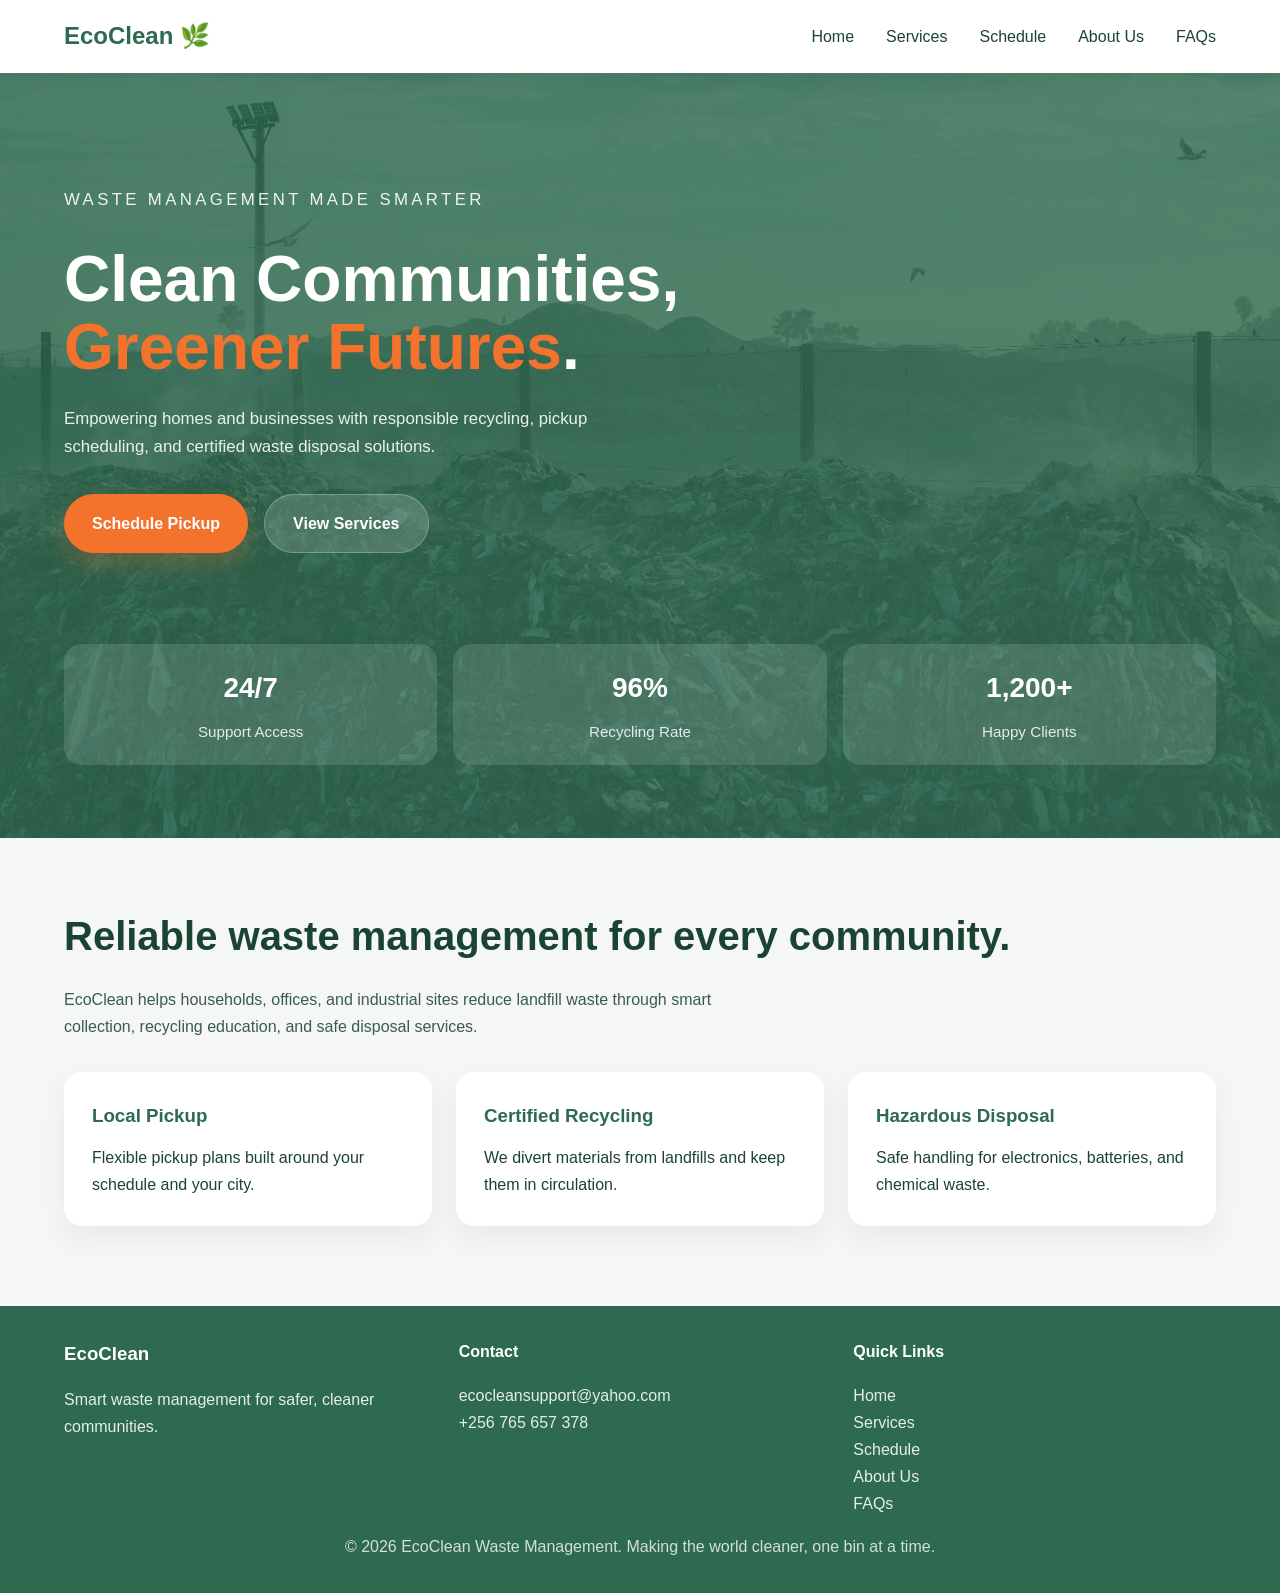
<file: index.html>
<!DOCTYPE html>
<html lang="en">
<head>
    <meta charset="UTF-8">
    <meta name="viewport" content="width=device-width, initial-scale=1.0">
    <title>EcoClean | Smart Waste Management</title>
    <meta name="description" content="EcoClean provides residential and commercial waste management, recycling services, and pickup scheduling for cleaner communities.">
    <link rel="stylesheet" href="style.css">
</head>
<body>
    <nav>
        <div class="logo">EcoClean 🌿</div>
        <ul class="nav-links">
            <li><a href="index.html">Home</a></li>
            <li><a href="services.html">Services</a></li>
            <li><a href="schedule.html">Schedule</a></li>
            <li><a href="about us.html">About Us</a></li>
            <li><a href="faq.html">FAQs</a></li>
        </ul>
    </nav>

    <header class="hero" id="home">
        <div class="hero-copy">
            <p class="eyebrow">Waste management made smarter</p>
            <h1>Clean Communities, <span>Greener Futures</span>.</h1>
            <p>Empowering homes and businesses with responsible recycling, pickup scheduling, and certified waste disposal solutions.</p>
            <div class="hero-actions">
                <a href="schedule.html" class="btn btn-cta">Schedule Pickup</a>
                <a href="services.html" class="btn btn-secondary">View Services</a>
            </div>
        </div>
        <div class="hero-stats">
            <div>
                <strong>24/7</strong>
                <span>Support Access</span>
            </div>
            <div>
                <strong>96%</strong>
                <span>Recycling Rate</span>
            </div>
            <div>
                <strong>1,200+</strong>
                <span>Happy Clients</span>
            </div>
        </div>
    </header>

    <main>
        <section class="intro-section">
            <div class="intro-copy">
                <h2>Reliable waste management for every community.</h2>
                <p>EcoClean helps households, offices, and industrial sites reduce landfill waste through smart collection, recycling education, and safe disposal services.</p>
            </div>
            <div class="intro-cards">
                <article>
                    <h3>Local Pickup</h3>
                    <p>Flexible pickup plans built around your schedule and your city.</p>
                </article>
                <article>
                    <h3>Certified Recycling</h3>
                    <p>We divert materials from landfills and keep them in circulation.</p>
                </article>
                <article>
                    <h3>Hazardous Disposal</h3>
                    <p>Safe handling for electronics, batteries, and chemical waste.</p>
                </article>
            </div>
        </section>
    </main>

    <footer id="contact">
        <div class="footer-grid">
            <div>
                <h3>EcoClean</h3>
                <p>Smart waste management for safer, cleaner communities.</p>
            </div>
            <div>
                <h4>Contact</h4>
                <p>ecocleansupport@yahoo.com</p>
                <p>+256 765 657 378</p>
            </div>
            <div>
                <h4>Quick Links</h4>
                <p><a href="home.html">Home</a></p>
                <p><a href="services.html">Services</a></p>
                <p><a href="schedule.html">Schedule</a></p>
                <p><a href="about us.html">About Us</a></p>
                <p><a href="faq.html">FAQs</a></p>
            </div>
        </div>
        <p class="footer-note">&copy; 2026 EcoClean Waste Management. Making the world cleaner, one bin at a time.</p>
    </footer>
</body>
</html>
</file>
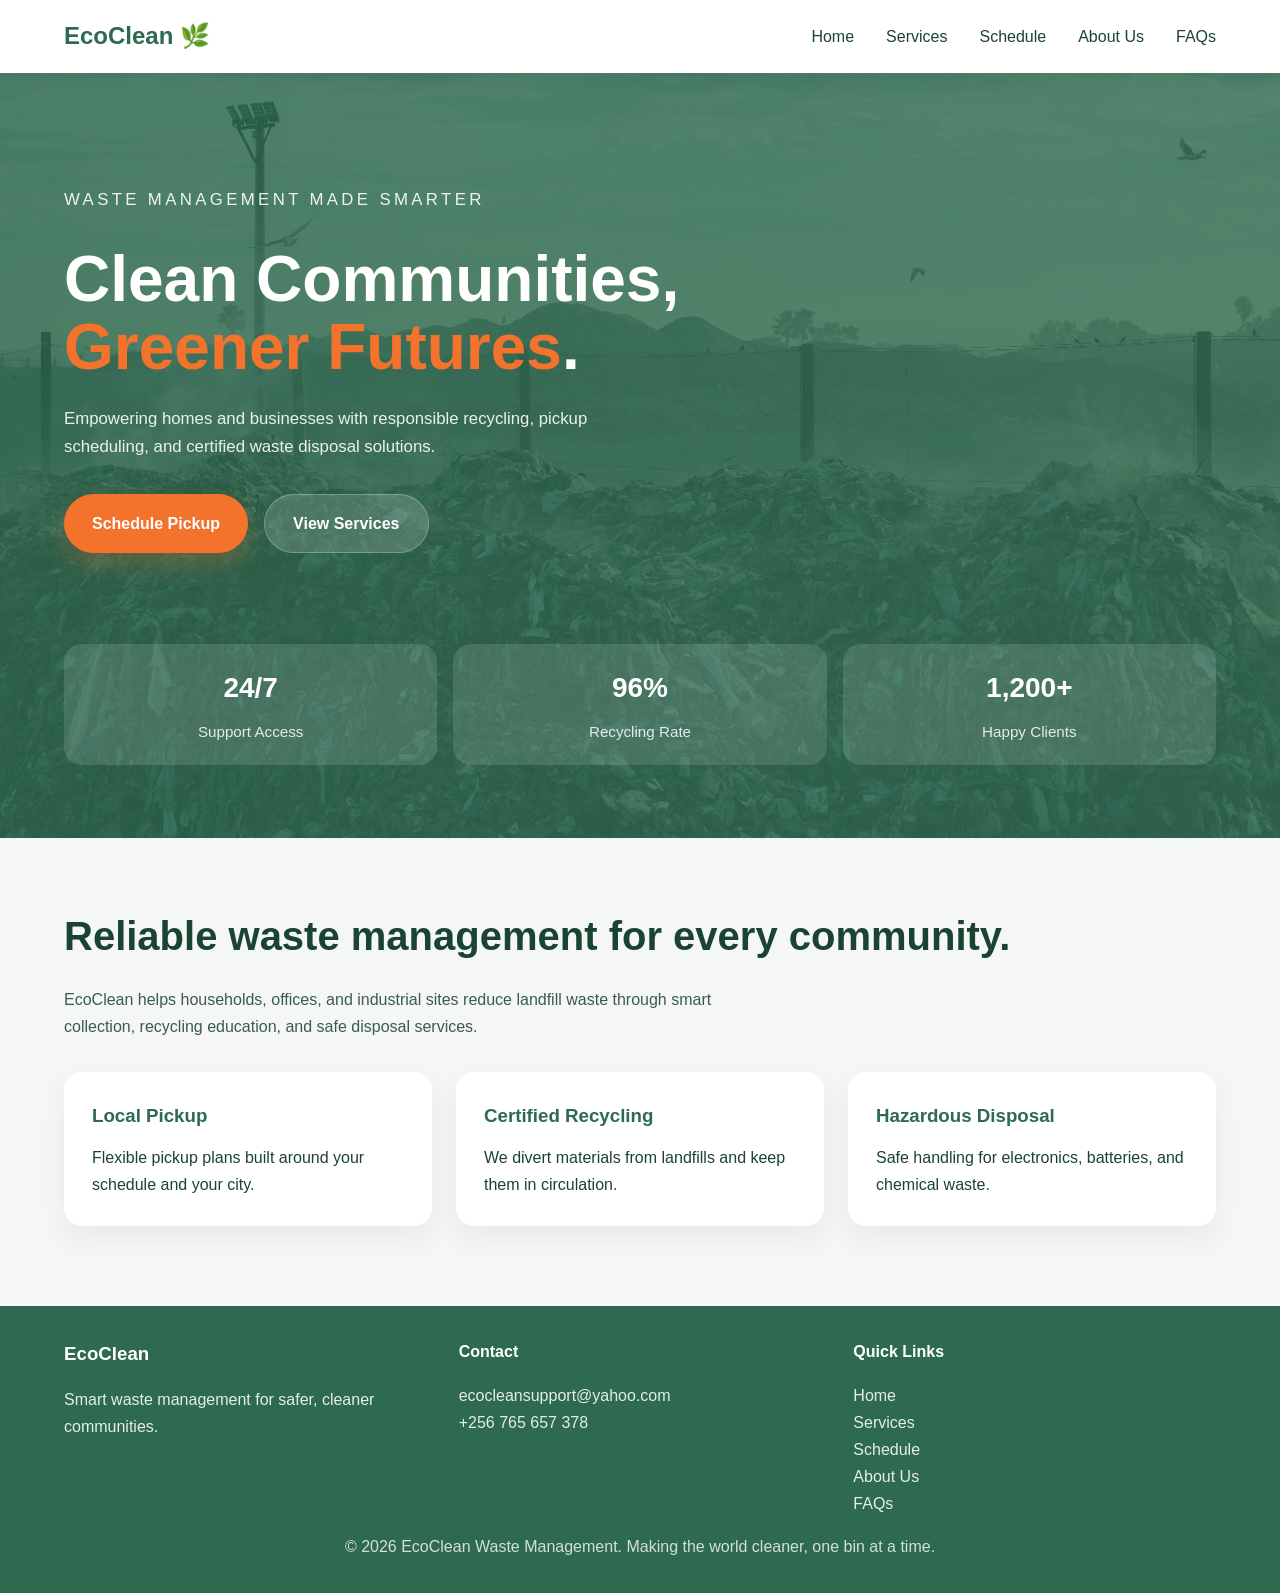
<file: root/index.html>
<!DOCTYPE html>
<html lang="en">
<head>
    <meta charset="UTF-8">
    <meta name="viewport" content="width=device-width, initial-scale=1.0">
    <title>EcoClean | Smart Waste Management</title>
    <meta name="description" content="EcoClean provides residential and commercial waste management, recycling services, and pickup scheduling for cleaner communities.">
    <link rel="stylesheet" href="style.css">
</head>
<body>
    <nav>
        <div class="logo">EcoClean 🌿</div>
        <ul class="nav-links">
            <li><a href="home.html">Home</a></li>
            <li><a href="services.html">Services</a></li>
            <li><a href="schedule.html">Schedule</a></li>
            <li><a href="about us.html">About Us</a></li>
            <li><a href="faq.html">FAQs</a></li>
        </ul>
    </nav>

    <header class="hero" id="home">
        <div class="hero-copy">
            <p class="eyebrow">Waste management made smarter</p>
            <h1>Clean Communities, <span>Greener Futures</span>.</h1>
            <p>Empowering homes and businesses with responsible recycling, pickup scheduling, and certified waste disposal solutions.</p>
            <div class="hero-actions">
                <a href="schedule.html" class="btn btn-cta">Schedule Pickup</a>
                <a href="services.html" class="btn btn-secondary">View Services</a>
            </div>
        </div>
        <div class="hero-stats">
            <div>
                <strong>24/7</strong>
                <span>Support Access</span>
            </div>
            <div>
                <strong>96%</strong>
                <span>Recycling Rate</span>
            </div>
            <div>
                <strong>1,200+</strong>
                <span>Happy Clients</span>
            </div>
        </div>
    </header>

    <main>
        <section class="intro-section">
            <div class="intro-copy">
                <h2>Reliable waste management for every community.</h2>
                <p>EcoClean helps households, offices, and industrial sites reduce landfill waste through smart collection, recycling education, and safe disposal services.</p>
            </div>
            <div class="intro-cards">
                <article>
                    <h3>Local Pickup</h3>
                    <p>Flexible pickup plans built around your schedule and your city.</p>
                </article>
                <article>
                    <h3>Certified Recycling</h3>
                    <p>We divert materials from landfills and keep them in circulation.</p>
                </article>
                <article>
                    <h3>Hazardous Disposal</h3>
                    <p>Safe handling for electronics, batteries, and chemical waste.</p>
                </article>
            </div>
        </section>
    </main>

    <footer id="contact">
        <div class="footer-grid">
            <div>
                <h3>EcoClean</h3>
                <p>Smart waste management for safer, cleaner communities.</p>
            </div>
            <div>
                <h4>Contact</h4>
                <p>ecocleansupport@yahoo.com</p>
                <p>+256 765 657 378</p>
            </div>
            <div>
                <h4>Quick Links</h4>
                <p><a href="home.html">Home</a></p>
                <p><a href="services.html">Services</a></p>
                <p><a href="schedule.html">Schedule</a></p>
                <p><a href="about us.html">About Us</a></p>
                <p><a href="faq.html">FAQs</a></p>
            </div>
        </div>
        <p class="footer-note">&copy; 2026 EcoClean Waste Management. Making the world cleaner, one bin at a time.</p>
    </footer>
</body>
</html>
</file>
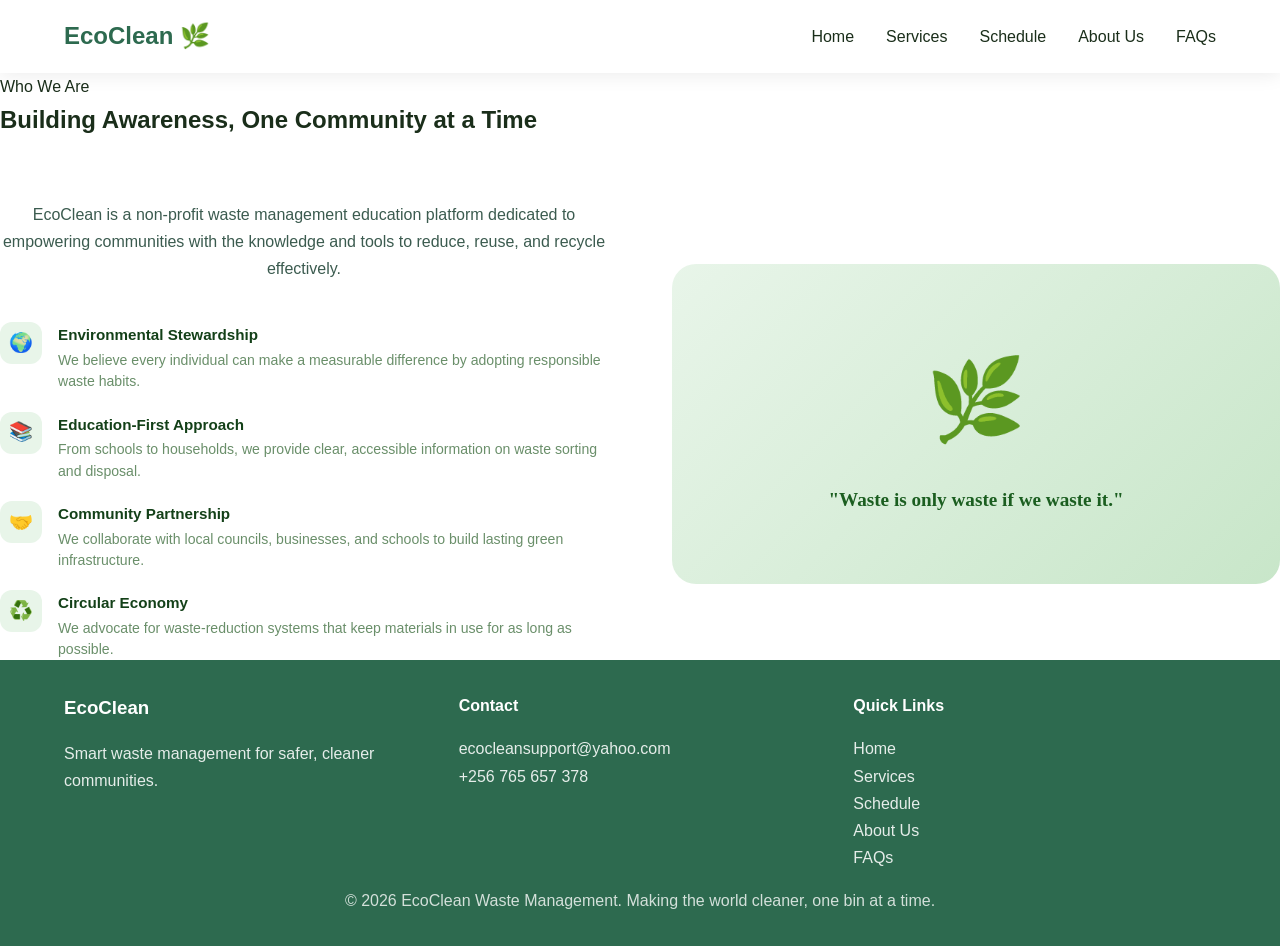
<file: about us.html>
<!DOCTYPE html>
<html lang="en">
<head>
    <meta charset="UTF-8">
    <meta name="viewport" content="width=device-width, initial-scale=1.0">
    <title>EcoClean | Smart Waste Management</title>
    <meta name="description" content="EcoClean provides residential and commercial waste management, recycling services, and pickup scheduling for cleaner communities.">
    <link rel="stylesheet" href="style.css">
    <style>
        :root {
    --green-50: #f0faf0;
    --green-100: #d4f0d4;
    --green-200: #a8e0a8;
    --green-400: #5cb85c;
    --green-600: #2e7d32;
    --green-700: #1b5e20;
    --green-800: #134018;
    --earth-50: #fdf8f0;
    --earth-100: #f5e9cc;
    --earth-400: #c8a055;
    --earth-600: #8d6a1f;
    --leaf-light: #e8f5e9;
    --bark: #4e342e;
    --white: #ffffff;
    --text-dark: #1a2e1a;
    --text-mid: #3a5a3a;
    --text-muted: #6a8f6a;
    --border: #c8e0c8;
    --shadow: 0 4px 24px rgba(46,125,50,0.10);
  }
    #about { background: var(--white); }
  .about-grid { display: grid; grid-template-columns: 1fr 1fr; gap: 4rem; align-items: center; margin-top: 3rem; }
  .about-visual {
    background: linear-gradient(135deg, var(--leaf-light) 0%, #c8e6c9 100%);
    border-radius: 24px; padding: 3rem;
    display: flex; flex-direction: column; align-items: center; justify-content: center;
    min-height: 320px; position: relative; overflow: hidden;
  }
  .about-icon-big { font-size: 5rem; margin-bottom: 1rem; }
  .about-tagline {
    font-family: 'Playfair Display', serif;
    font-size: 1.2rem; color: var(--green-700);
    text-align: center; font-weight: 600;
  }
  .about-values { display: flex; flex-direction: column; gap: 1.2rem; margin-top: 1.5rem; }
  .value-item { display: flex; gap: 1rem; align-items: flex-start; }
  .value-icon {
    width: 42px; height: 42px; border-radius: 12px;
    background: var(--leaf-light); color: var(--green-600);
    display: flex; align-items: center; justify-content: center;
    font-size: 1.2rem; flex-shrink: 0;
  }
  .value-item h4 { font-size: 0.95rem; font-weight: 600; color: var(--green-800); margin-bottom: 2px; }
  .value-item p { font-size: 0.88rem; color: var(--text-muted); line-height: 1.5; }
</style>
</head>
<body>
 <nav>
        <div class="logo">EcoClean 🌿</div>
        <ul class="nav-links">
            <li><a href="index.html">Home</a></li>
            <li><a href="services.html">Services</a></li>
            <li><a href="schedule.html">Schedule</a></li>
            <li><a href="about us.html">About Us</a></li>
            <li><a href="faq.html">FAQs</a></li>
        </ul>
    </nav>

<section id="about">
  <div class="section-label">Who We Are</div>
  <h2>Building Awareness, One Community at a Time</h2>
  <div class="about-grid">
    <div>
      <p class="section-intro">EcoClean is a non-profit waste management education platform dedicated to empowering communities with the knowledge and tools to reduce, reuse, and recycle effectively.</p>
      <div class="about-values">
        <div class="value-item">
          <div class="value-icon">🌍</div>
          <div>
            <h4>Environmental Stewardship</h4>
            <p>We believe every individual can make a measurable difference by adopting responsible waste habits.</p>
          </div>
        </div>
        <div class="value-item">
          <div class="value-icon">📚</div>
          <div>
            <h4>Education-First Approach</h4>
            <p>From schools to households, we provide clear, accessible information on waste sorting and disposal.</p>
          </div>
        </div>
        <div class="value-item">
          <div class="value-icon">🤝</div>
          <div>
            <h4>Community Partnership</h4>
            <p>We collaborate with local councils, businesses, and schools to build lasting green infrastructure.</p>
          </div>
        </div>
        <div class="value-item">
          <div class="value-icon">♻️</div>
          <div>
            <h4>Circular Economy</h4>
            <p>We advocate for waste-reduction systems that keep materials in use for as long as possible.</p>
          </div>
        </div>
      </div>
    </div>
    <div class="about-visual">
      <div class="about-icon-big">🌿</div>
      <div class="about-tagline">"Waste is only waste if we waste it."</div>
    </div>
  </div>
</section>
 <footer id="contact">
        <div class="footer-grid">
            <div>
                <h3>EcoClean</h3>
                <p>Smart waste management for safer, cleaner communities.</p>
            </div>
            <div>
                <h4>Contact</h4>
                <p>ecocleansupport@yahoo.com</p>
                <p>+256 765 657 378</p>
            </div>
            <div>
                <h4>Quick Links</h4>
                <p><a href="home.html">Home</a></p>
                <p><a href="services.html">Services</a></p>
                <p><a href="schedule.html">Schedule</a></p>
                 <p><a href="about us.html">About Us</a></p>
                <p><a href="faq.html">FAQs</a></p>
            </div>
        </div>
        <p class="footer-note">&copy; 2026 EcoClean Waste Management. Making the world cleaner, one bin at a time.</p>
    </footer>
</body>
</html>
</file>
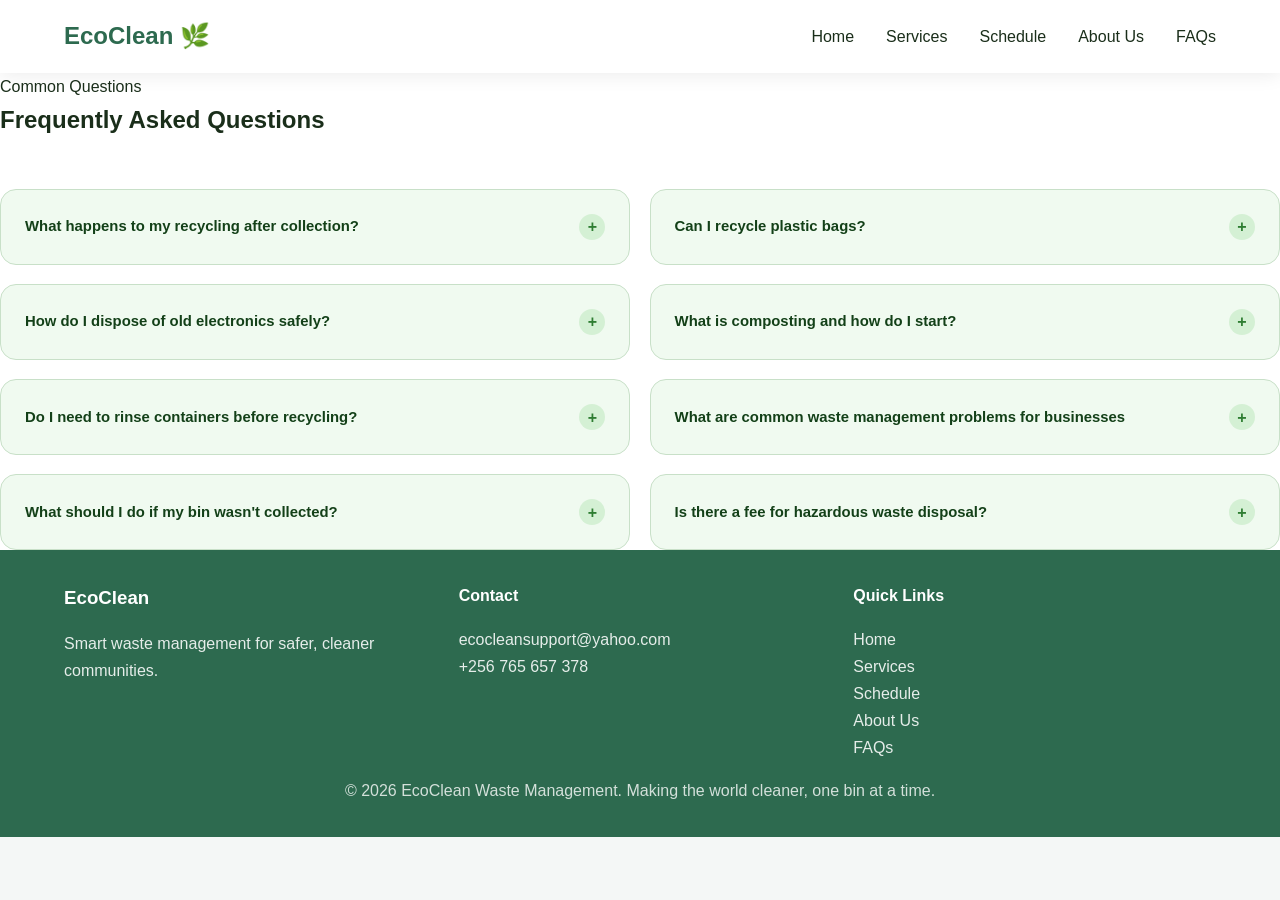
<file: faq.html>
<!DOCTYPE html>
<html lang="en">
<head>
    <meta charset="UTF-8">
    <meta name="viewport" content="width=device-width, initial-scale=1.0">
    <title>EcoClean | Smart Waste Management</title>
    <meta name="description" content="EcoClean provides residential and commercial waste management, recycling services, and pickup scheduling for cleaner communities.">
    <link rel="stylesheet" href="style.css">
    <style>
        *, *::before, *::after { box-sizing: border-box; margin: 0; padding: 0; }

  :root {
    --green-50: #f0faf0;
    --green-100: #d4f0d4;
    --green-200: #a8e0a8;
    --green-400: #5cb85c;
    --green-600: #2e7d32;
    --green-700: #1b5e20;
    --green-800: #134018;
    --earth-50: #fdf8f0;
    --earth-100: #f5e9cc;
    --earth-400: #c8a055;
    --earth-600: #8d6a1f;
    --leaf-light: #e8f5e9;
    --bark: #4e342e;
    --white: #ffffff;
    --text-dark: #1a2e1a;
    --text-mid: #3a5a3a;
    --text-muted: #6a8f6a;
    --border: #c8e0c8;
    --shadow: 0 4px 24px rgba(46,125,50,0.10);
  }

        #faq { background: var(--white); }
  .faq-grid { display: grid; grid-template-columns: 1fr 1fr; gap: 1.2rem; margin-top: 3rem; }
  .faq-item {
    background: var(--green-50); border: 1px solid var(--border);
    border-radius: 16px; padding: 1.5rem; cursor: pointer;
    transition: all 0.2s;
  }
  .faq-item:hover { border-color: var(--green-400); background: var(--leaf-light); }
  .faq-q {
    display: flex; justify-content: space-between; align-items: center; gap: 1rem;
    font-weight: 600; font-size: 0.93rem; color: var(--green-800);
  }
  .faq-toggle {
    width: 26px; height: 26px; border-radius: 50%;
    background: var(--green-100); color: var(--green-600);
    display: flex; align-items: center; justify-content: center;
    font-size: 1rem; flex-shrink: 0; transition: all 0.25s;
  }
  .faq-a { font-size: 0.87rem; color: var(--text-muted); margin-top: 0.8rem; line-height: 1.6; display: none; }
  .faq-item.open .faq-a { display: block; }
  .faq-item.open .faq-toggle { background: var(--green-600); color: #fff; transform: rotate(45deg); }

    </style>
</head>
<body>
    <nav>
        <div class="logo">EcoClean 🌿</div>
        <ul class="nav-links">
            <li><a href="index.html">Home</a></li>
            <li><a href="services.html">Services</a></li>
            <li><a href="schedule.html">Schedule</a></li>
            <li><a href="about us.html">About Us</a></li>
            <li><a href="faq.html">FAQs</a></li>
        </ul>
    </nav>
<section id="faq">
  <div class="section-label">Common Questions</div>
  <h2>Frequently Asked Questions</h2>
  <div class="faq-grid" style="margin-top: 3rem;">
    <div class="faq-item" onclick="toggleFaq(this)">
      <div class="faq-q">What happens to my recycling after collection? <span class="faq-toggle">+</span></div>
      <p class="faq-a">Your recyclables are taken to a materials recovery facility where they are sorted, cleaned, and processed into raw materials for manufacturing new products.</p>
    </div>
    <div class="faq-item" onclick="toggleFaq(this)">
      <div class="faq-q">Can I recycle plastic bags? <span class="faq-toggle">+</span></div>
      <p class="faq-a">Plastic bags are not accepted in kerbside recycling bins as they jam sorting machines. Please return them to supermarket collection points instead.</p>
    </div>
    <div class="faq-item" onclick="toggleFaq(this)">
      <div class="faq-q">How do I dispose of old electronics safely? <span class="faq-toggle">+</span></div>
      <p class="faq-a">E-waste should never go in household bins. Contact us to schedule a hazardous waste pickup, or visit one of our certified drop-off centres in your area.</p>
    </div>
    <div class="faq-item" onclick="toggleFaq(this)">
      <div class="faq-q">What is composting and how do I start? <span class="faq-toggle">+</span></div>
      <p class="faq-a">Composting turns organic waste (food scraps, garden clippings) into rich soil amendment. Start with a small bin, add layers of green and brown waste, and turn weekly. We offer free starter kits!</p>
    </div>
    <div class="faq-item" onclick="toggleFaq(this)">
      <div class="faq-q">Do I need to rinse containers before recycling? <span class="faq-toggle">+</span></div>
      <p class="faq-a">Yes — food contamination can spoil entire loads of recyclables. A quick rinse is all that's needed. Dry containers before placing them in the recycling bin.</p>
    </div>
    <div class="faq-item" onclick="toggleFaq(this)">
      <div class="faq-q">What are common waste management problems for businesses <span class="faq-toggle">+</span></div>
      <p class="faq-a">Common issues invlude lack of employee training, ineffiecient waste segregation leading to high costs, and failure to comply with regulations.</p>
    </div>
    <div class="faq-item" onclick="toggleFaq(this)">
      <div class="faq-q">What should I do if my bin wasn't collected? <span class="faq-toggle">+</span></div>
      <p class="faq-a">If your bin was missed, please contact us within 24 hours. We will arrange a re-collection at no extra charge and investigate the issue with our team.</p>
    </div>
    <div class="faq-item" onclick="toggleFaq(this)">
      <div class="faq-q">Is there a fee for hazardous waste disposal? <span class="faq-toggle">+</span></div>
      <p class="faq-a">Small quantities of household hazardous waste (batteries, bulbs) can be dropped off free of charge. Large quantities or commercial hazardous waste incurs a handling fee.</p>
    </div>
  </div>
</section>
   <footer id="contact">
        <div class="footer-grid">
            <div>
                <h3>EcoClean</h3>
                <p>Smart waste management for safer, cleaner communities.</p>
            </div>
            <div>
                <h4>Contact</h4>
                <p>ecocleansupport@yahoo.com</p>
                <p>+256 765 657 378</p>
            </div>
            <div>
                <h4>Quick Links</h4>
                <p><a href="home.html">Home</a></p>
                <p><a href="services.html">Services</a></p>
                <p><a href="schedule.html">Schedule</a></p>
                 <p><a href="about us.html">About Us</a></p>
                <p><a href="faq.html">FAQs</a></p>
            </div>
        </div>
        <p class="footer-note">&copy; 2026 EcoClean Waste Management. Making the world cleaner, one bin at a time.</p>
    </footer>
    <script>
function toggleFaq(el) {
  const isOpen = el.classList.contains('open');
  document.querySelectorAll('.faq-item').forEach(i => i.classList.remove('open'));
  if (!isOpen) el.classList.add('open');
}

function showToast() {
  const t = document.getElementById('toast');
  t.classList.add('show');
  setTimeout(() => t.classList.remove('show'), 3500);
}
</script>
</body>
</html>
</file>
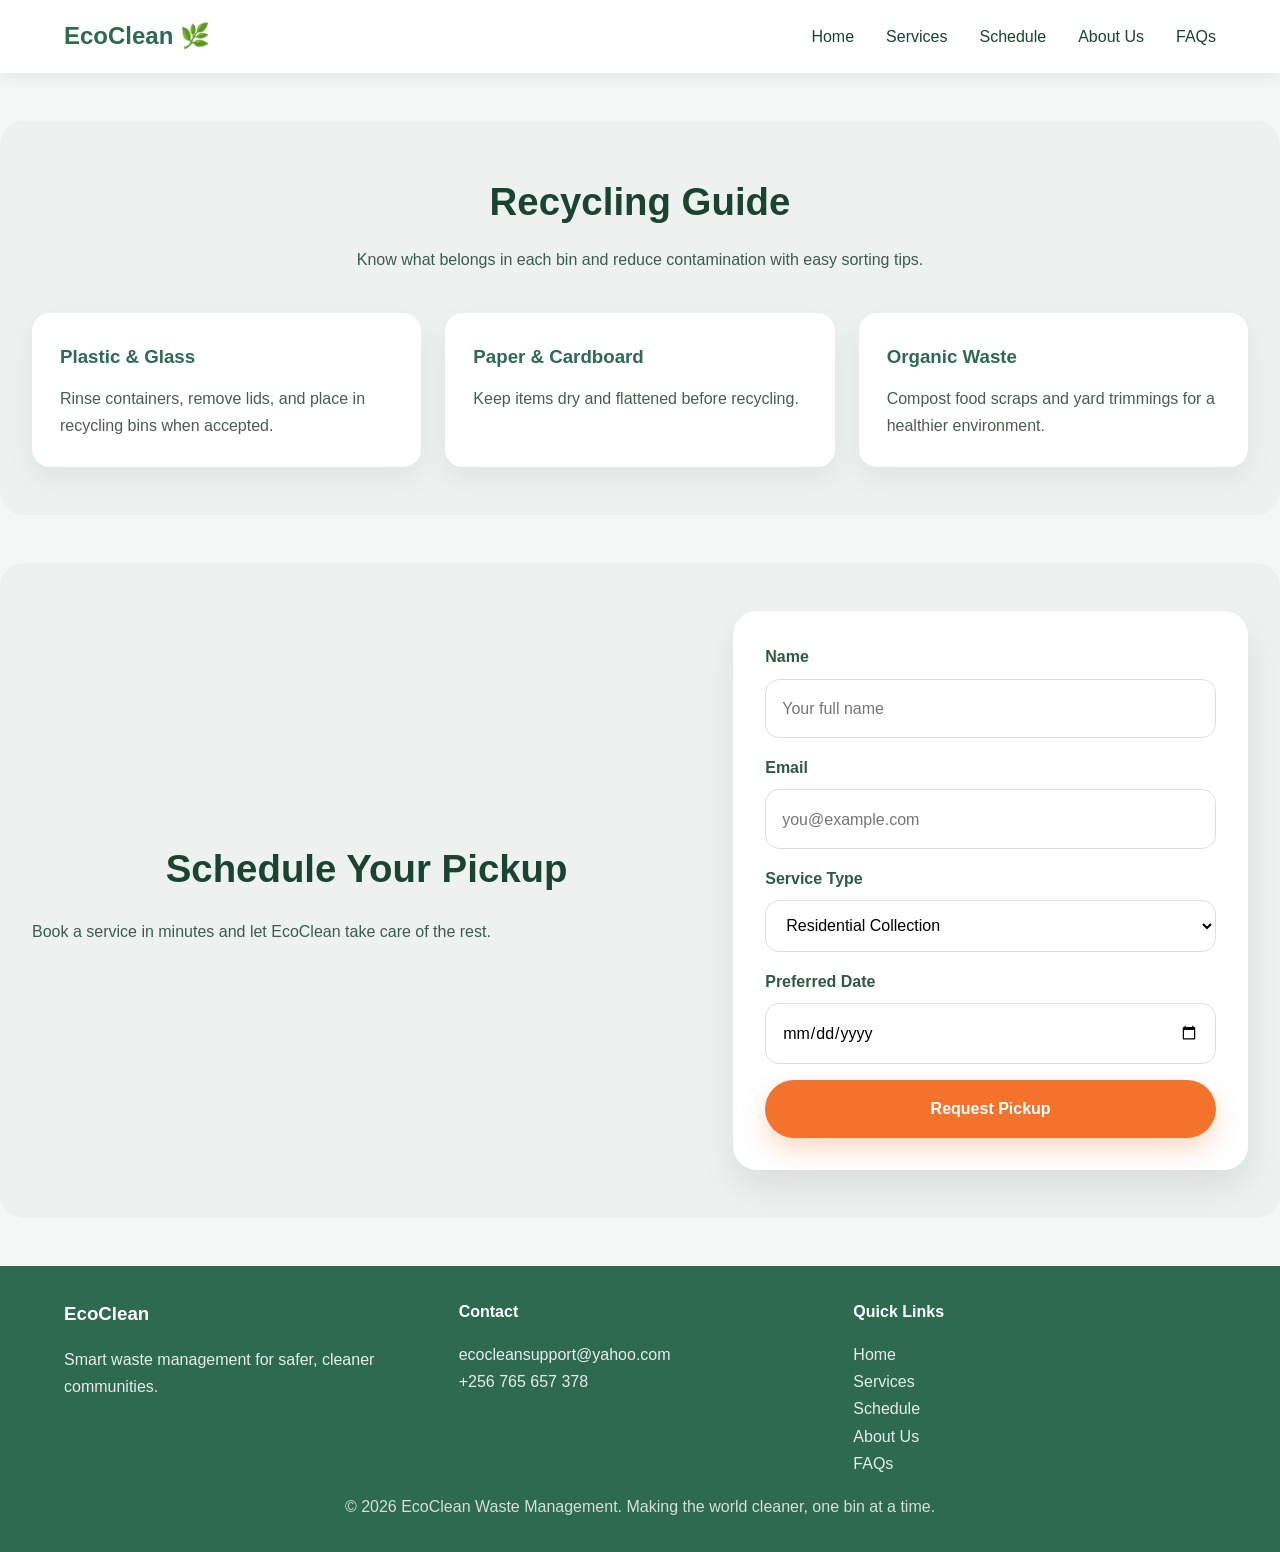
<file: schedule.html>
<!DOCTYPE html>
<html lang="en">
<head>
    <meta charset="UTF-8">
    <meta name="viewport" content="width=device-width, initial-scale=1.0">
    <title>EcoClean | Smart Waste Management</title>
    <meta name="description" content="EcoClean provides residential and commercial waste management, recycling services, and pickup scheduling for cleaner communities.">
    <link rel="stylesheet" href="style.css">
</head>
<body>
    <nav>
        <div class="logo">EcoClean 🌿</div>
        <ul class="nav-links">
            <li><a href="index.html">Home</a></li>
            <li><a href="services.html">Services</a></li>
            <li><a href="schedule.html">Schedule</a></li>
            <li><a href="about us.html">About Us</a></li>
            <li><a href="faq.html">FAQs</a></li>
        </ul>
    </nav>
 <section class="guide-section" id="guide">
            <h2>Recycling Guide</h2>
            <p class="section-intro">Know what belongs in each bin and reduce contamination with easy sorting tips.</p>
            <div class="guide-grid">
                <article>
                    <h3>Plastic & Glass</h3>
                    <p>Rinse containers, remove lids, and place in recycling bins when accepted.</p>
                </article>
                <article>
                    <h3>Paper & Cardboard</h3>
                    <p>Keep items dry and flattened before recycling.</p>
                </article>
                <article>
                    <h3>Organic Waste</h3>
                    <p>Compost food scraps and yard trimmings for a healthier environment.</p>
                </article>
            </div>
        </section>

        <section class="schedule-section" id="schedule">
            <div class="schedule-copy">
                <h2>Schedule Your Pickup</h2>
                <p>Book a service in minutes and let EcoClean take care of the rest.</p>
            </div>
            <form class="schedule-form">
                <div class="form-row">
                    <label for="name">Name</label>
                    <input type="text" id="name" name="name" placeholder="Your full name" required>
                </div>
                <div class="form-row">
                    <label for="email">Email</label>
                    <input type="email" id="email" name="email" placeholder="you@example.com" required>
                </div>
                <div class="form-row">
                    <label for="service">Service Type</label>
                    <select id="service" name="service">
                        <option>Residential Collection</option>
                        <option>Commercial Waste</option>
                        <option>E-Waste Disposal</option>
                        <option>Recycling Support</option>
                    </select>
                </div>
                <div class="form-row">
                    <label for="date">Preferred Date</label>
                    <input type="date" id="date" name="date" required>
                </div>
                <button type="submit" class="btn btn-cta">Request Pickup</button>
            </form>
        </section>
        <footer id="contact">
        <div class="footer-grid">
            <div>
                <h3>EcoClean</h3>
                <p>Smart waste management for safer, cleaner communities.</p>
            </div>
            <div>
                <h4>Contact</h4>
                <p>ecocleansupport@yahoo.com</p>
                <p>+256 765 657 378</p>
            </div>
            <div>
                <h4>Quick Links</h4>
                <p><a href="home.html">Home</a></p>
                <p><a href="services.html">Services</a></p>
                <p><a href="schedule.html">Schedule</a></p>
                 <p><a href="about us.html">About Us</a></p>
                <p><a href="faq.html">FAQs</a></p>
            </div>
        </div>
        <p class="footer-note">&copy; 2026 EcoClean Waste Management. Making the world cleaner, one bin at a time.</p>
    </footer>
    </body>
    </html>
</file>
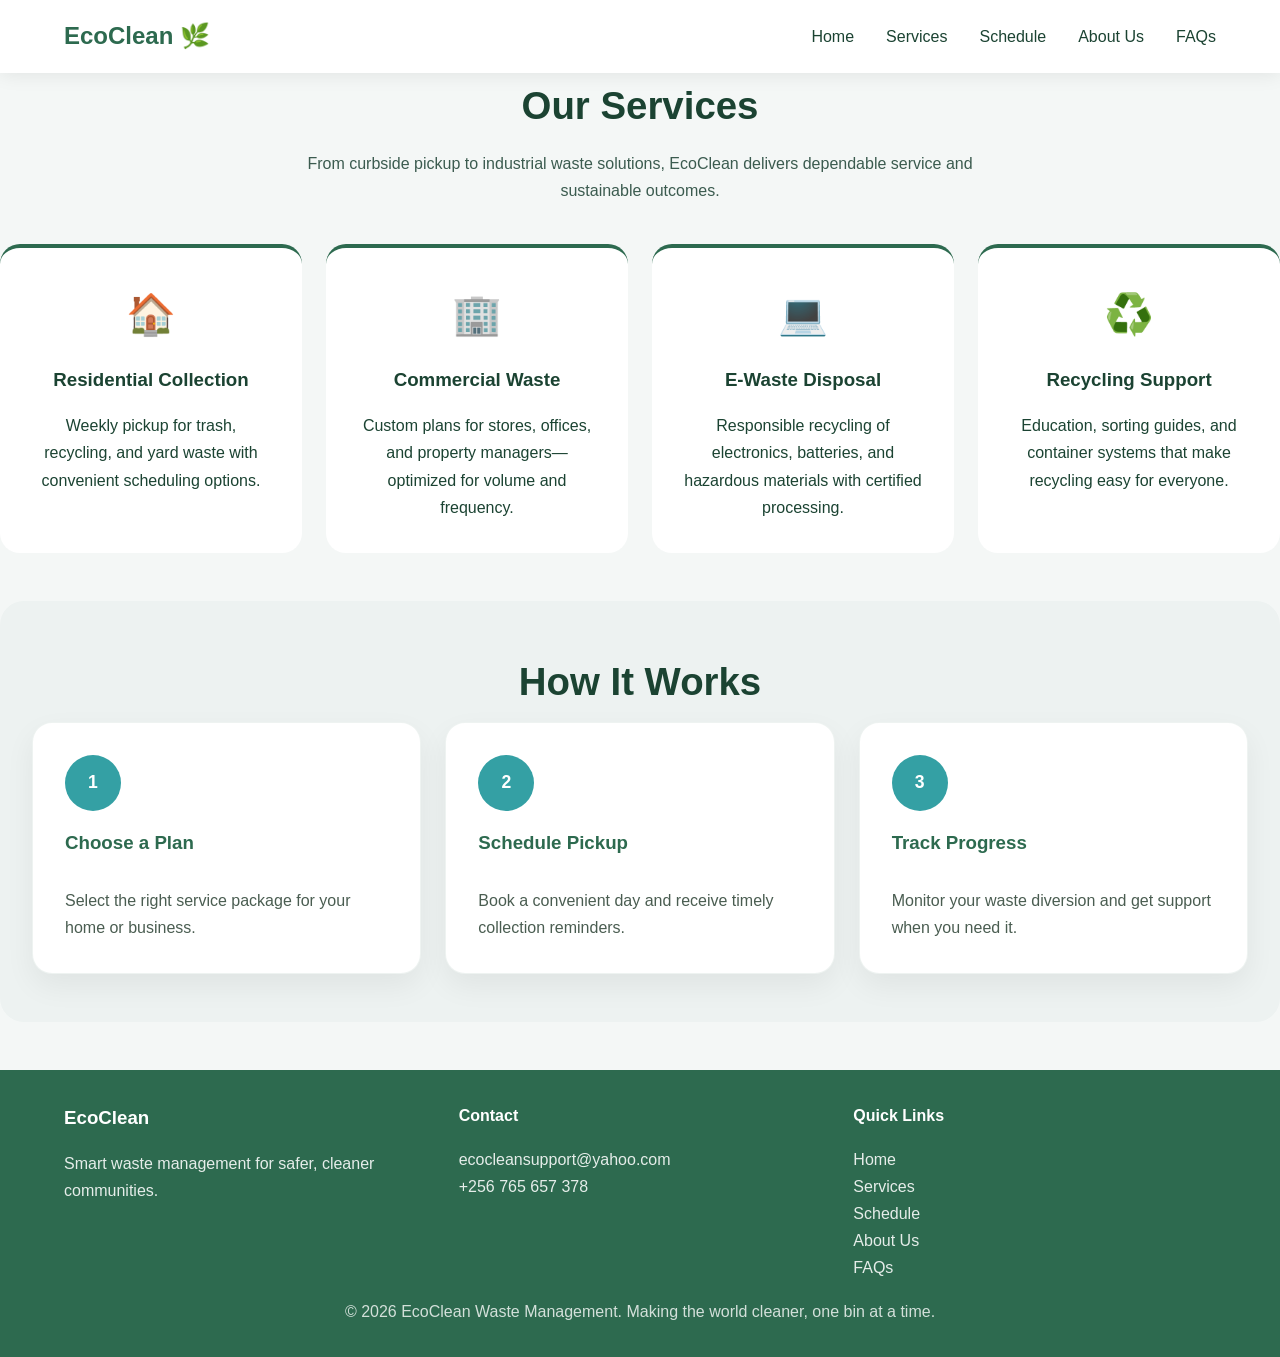
<file: services.html>
<!DOCTYPE html>
<html lang="en">
<head>
    <meta charset="UTF-8">
    <meta name="viewport" content="width=device-width, initial-scale=1.0">
    <title>EcoClean | Smart Waste Management</title>
    <meta name="description" content="EcoClean provides residential and commercial waste management, recycling services, and pickup scheduling for cleaner communities.">
    <link rel="stylesheet" href="style.css">
</head>
<body>
    <nav>
        <div class="logo">EcoClean 🌿</div>
        <ul class="nav-links">
            <li><a href="index.html">Home</a></li>
            <li><a href="services.html">Services</a></li>
            <li><a href="schedule.html">Schedule</a></li>
            <li><a href="about us.html">About Us</a></li>
            <li><a href="faq.html">FAQs</a></li>
        </ul>
    </nav>
<section class="services-container" id="services">
            <h2>Our Services</h2>
            <p class="section-intro">From curbside pickup to industrial waste solutions, EcoClean delivers dependable service and sustainable outcomes.</p>
            <div class="services-grid">
                <article class="service-card">
                    <div class="icon">🏠</div>
                    <h3>Residential Collection</h3>
                    <p>Weekly pickup for trash, recycling, and yard waste with convenient scheduling options.</p>
                </article>
                <article class="service-card">
                    <div class="icon">🏢</div>
                    <h3>Commercial Waste</h3>
                    <p>Custom plans for stores, offices, and property managers—optimized for volume and frequency.</p>
                </article>
                <article class="service-card">
                    <div class="icon">💻</div>
                    <h3>E-Waste Disposal</h3>
                    <p>Responsible recycling of electronics, batteries, and hazardous materials with certified processing.</p>
                </article>
                <article class="service-card">
                    <div class="icon">♻️</div>
                    <h3>Recycling Support</h3>
                    <p>Education, sorting guides, and container systems that make recycling easy for everyone.</p>
                </article>
            </div>
        </section>

        <section class="process-section">
            <h2>How It Works</h2>
            <div class="process-grid">
                <article>
                    <span>1</span>
                    <h3>Choose a Plan</h3>
                    <p>Select the right service package for your home or business.</p>
                </article>
                <article>
                    <span>2</span>
                    <h3>Schedule Pickup</h3>
                    <p>Book a convenient day and receive timely collection reminders.</p>
                </article>
                <article>
                    <span>3</span>
                    <h3>Track Progress</h3>
                    <p>Monitor your waste diversion and get support when you need it.</p>
                </article>
            </div>
        </section>
<footer id="contact">
        <div class="footer-grid">
            <div>
                <h3>EcoClean</h3>
                <p>Smart waste management for safer, cleaner communities.</p>
            </div>
            <div>
                <h4>Contact</h4>
                <p>ecocleansupport@yahoo.com</p>
                <p>+256 765 657 378</p>
            </div>
            <div>
                <h4>Quick Links</h4>
                <p><a href="home.html">Home</a></p>
                <p><a href="services.html">Services</a></p>
                <p><a href="schedule.html">Schedule</a></p>
                 <p><a href="about us.html">About Us</a></p>
                <p><a href="faq.html">FAQs</a></p>
            </div>
        </div>
        <p class="footer-note">&copy; 2026 EcoClean Waste Management. Making the world cleaner, one bin at a time.</p>
    </footer>
    </body>
    </html>
</file>
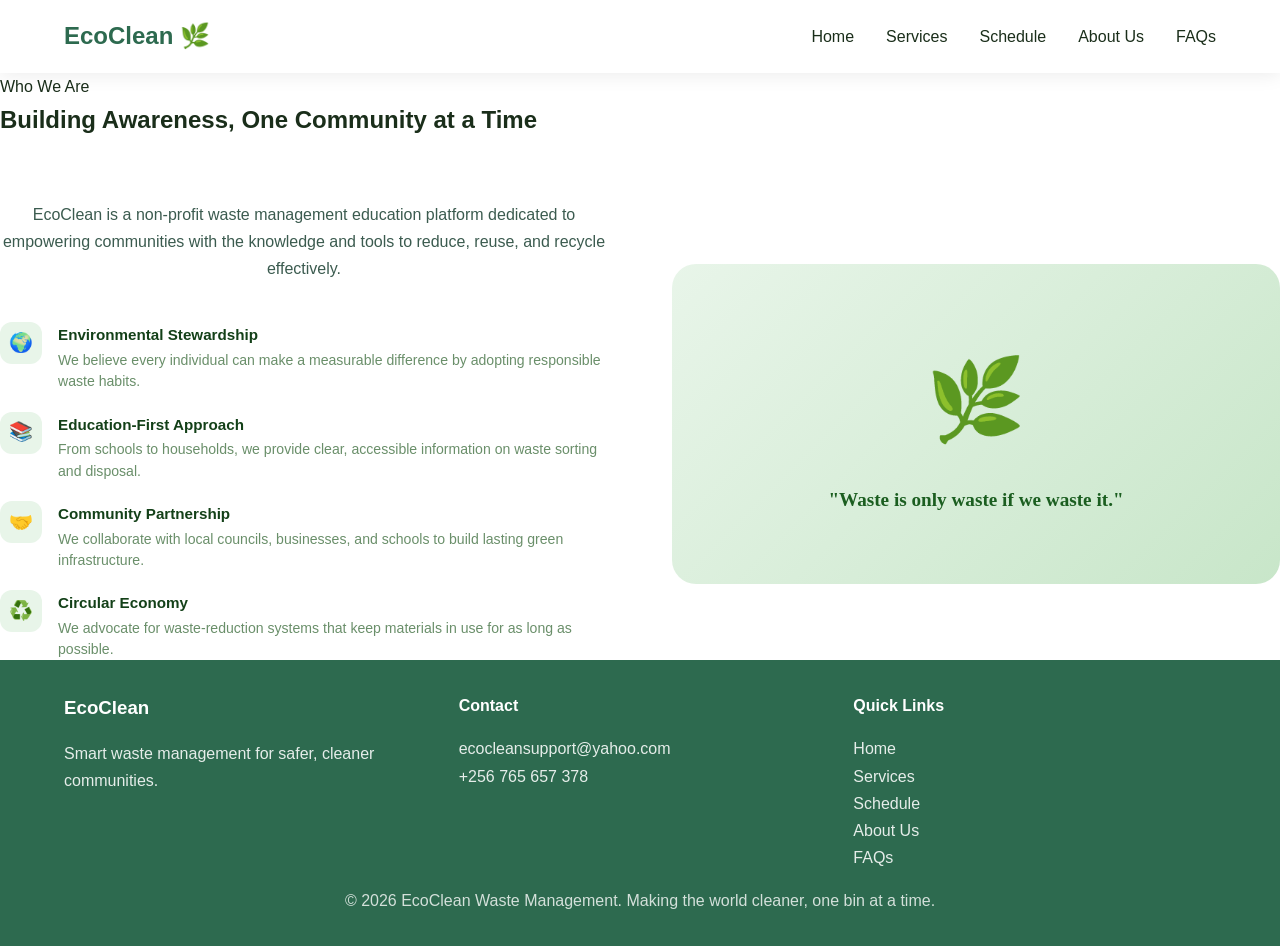
<file: root/about us.html>
<!DOCTYPE html>
<html lang="en">
<head>
    <meta charset="UTF-8">
    <meta name="viewport" content="width=device-width, initial-scale=1.0">
    <title>EcoClean | Smart Waste Management</title>
    <meta name="description" content="EcoClean provides residential and commercial waste management, recycling services, and pickup scheduling for cleaner communities.">
    <link rel="stylesheet" href="style.css">
    <style>
        :root {
    --green-50: #f0faf0;
    --green-100: #d4f0d4;
    --green-200: #a8e0a8;
    --green-400: #5cb85c;
    --green-600: #2e7d32;
    --green-700: #1b5e20;
    --green-800: #134018;
    --earth-50: #fdf8f0;
    --earth-100: #f5e9cc;
    --earth-400: #c8a055;
    --earth-600: #8d6a1f;
    --leaf-light: #e8f5e9;
    --bark: #4e342e;
    --white: #ffffff;
    --text-dark: #1a2e1a;
    --text-mid: #3a5a3a;
    --text-muted: #6a8f6a;
    --border: #c8e0c8;
    --shadow: 0 4px 24px rgba(46,125,50,0.10);
  }
    #about { background: var(--white); }
  .about-grid { display: grid; grid-template-columns: 1fr 1fr; gap: 4rem; align-items: center; margin-top: 3rem; }
  .about-visual {
    background: linear-gradient(135deg, var(--leaf-light) 0%, #c8e6c9 100%);
    border-radius: 24px; padding: 3rem;
    display: flex; flex-direction: column; align-items: center; justify-content: center;
    min-height: 320px; position: relative; overflow: hidden;
  }
  .about-icon-big { font-size: 5rem; margin-bottom: 1rem; }
  .about-tagline {
    font-family: 'Playfair Display', serif;
    font-size: 1.2rem; color: var(--green-700);
    text-align: center; font-weight: 600;
  }
  .about-values { display: flex; flex-direction: column; gap: 1.2rem; margin-top: 1.5rem; }
  .value-item { display: flex; gap: 1rem; align-items: flex-start; }
  .value-icon {
    width: 42px; height: 42px; border-radius: 12px;
    background: var(--leaf-light); color: var(--green-600);
    display: flex; align-items: center; justify-content: center;
    font-size: 1.2rem; flex-shrink: 0;
  }
  .value-item h4 { font-size: 0.95rem; font-weight: 600; color: var(--green-800); margin-bottom: 2px; }
  .value-item p { font-size: 0.88rem; color: var(--text-muted); line-height: 1.5; }
</style>
</head>
<body>
 <nav>
        <div class="logo">EcoClean 🌿</div>
        <ul class="nav-links">
            <li><a href="home.html">Home</a></li>
            <li><a href="services.html">Services</a></li>
            <li><a href="schedule.html">Schedule</a></li>
            <li><a href="about us.html">About Us</a></li>
            <li><a href="faq.html">FAQs</a></li>
        </ul>
    </nav>

<section id="about">
  <div class="section-label">Who We Are</div>
  <h2>Building Awareness, One Community at a Time</h2>
  <div class="about-grid">
    <div>
      <p class="section-intro">EcoClean is a non-profit waste management education platform dedicated to empowering communities with the knowledge and tools to reduce, reuse, and recycle effectively.</p>
      <div class="about-values">
        <div class="value-item">
          <div class="value-icon">🌍</div>
          <div>
            <h4>Environmental Stewardship</h4>
            <p>We believe every individual can make a measurable difference by adopting responsible waste habits.</p>
          </div>
        </div>
        <div class="value-item">
          <div class="value-icon">📚</div>
          <div>
            <h4>Education-First Approach</h4>
            <p>From schools to households, we provide clear, accessible information on waste sorting and disposal.</p>
          </div>
        </div>
        <div class="value-item">
          <div class="value-icon">🤝</div>
          <div>
            <h4>Community Partnership</h4>
            <p>We collaborate with local councils, businesses, and schools to build lasting green infrastructure.</p>
          </div>
        </div>
        <div class="value-item">
          <div class="value-icon">♻️</div>
          <div>
            <h4>Circular Economy</h4>
            <p>We advocate for waste-reduction systems that keep materials in use for as long as possible.</p>
          </div>
        </div>
      </div>
    </div>
    <div class="about-visual">
      <div class="about-icon-big">🌿</div>
      <div class="about-tagline">"Waste is only waste if we waste it."</div>
    </div>
  </div>
</section>
 <footer id="contact">
        <div class="footer-grid">
            <div>
                <h3>EcoClean</h3>
                <p>Smart waste management for safer, cleaner communities.</p>
            </div>
            <div>
                <h4>Contact</h4>
                <p>ecocleansupport@yahoo.com</p>
                <p>+256 765 657 378</p>
            </div>
            <div>
                <h4>Quick Links</h4>
                <p><a href="home.html">Home</a></p>
                <p><a href="services.html">Services</a></p>
                <p><a href="schedule.html">Schedule</a></p>
                 <p><a href="about us.html">About Us</a></p>
                <p><a href="faq.html">FAQs</a></p>
            </div>
        </div>
        <p class="footer-note">&copy; 2026 EcoClean Waste Management. Making the world cleaner, one bin at a time.</p>
    </footer>
</body>
</html>
</file>
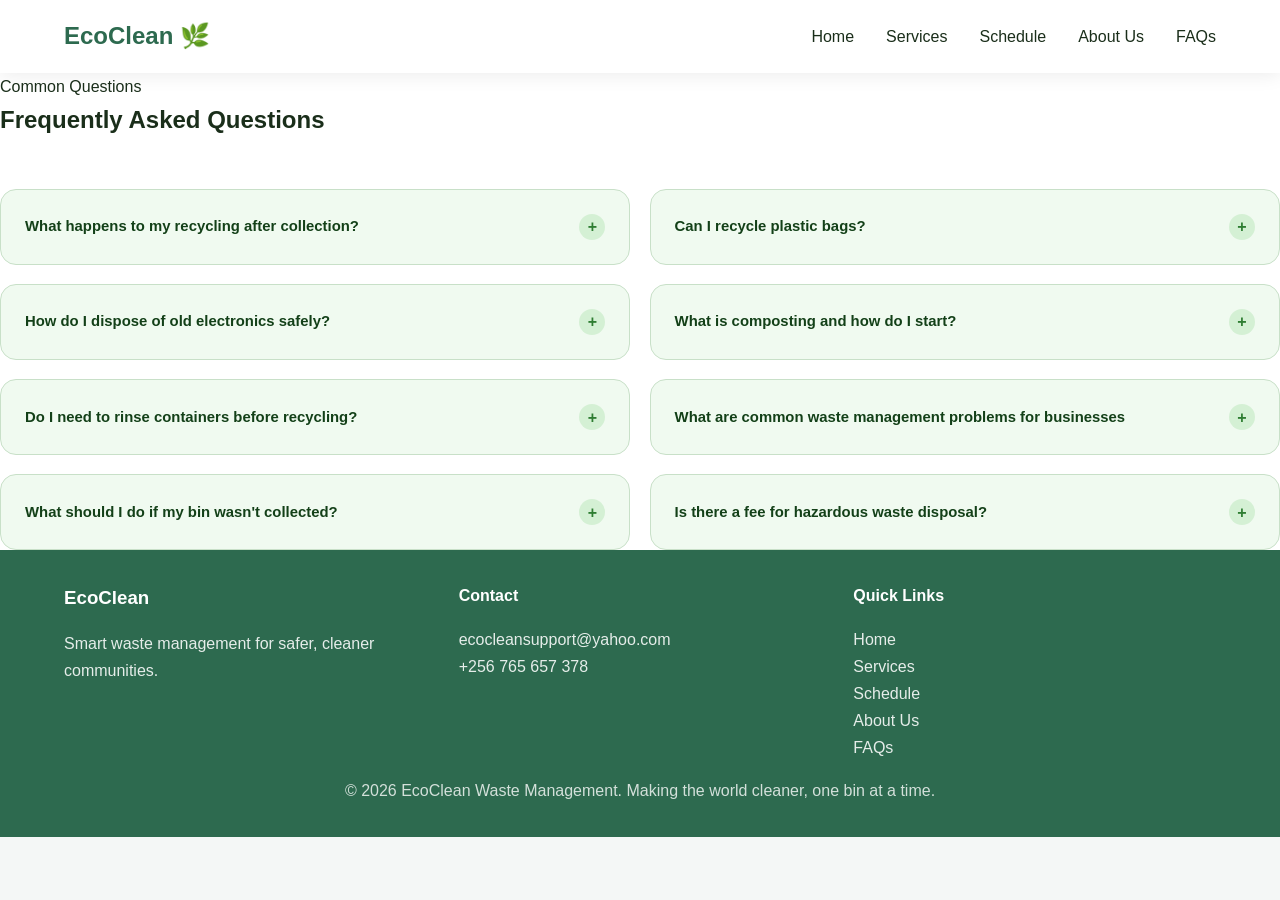
<file: root/faq.html>
<!DOCTYPE html>
<html lang="en">
<head>
    <meta charset="UTF-8">
    <meta name="viewport" content="width=device-width, initial-scale=1.0">
    <title>EcoClean | Smart Waste Management</title>
    <meta name="description" content="EcoClean provides residential and commercial waste management, recycling services, and pickup scheduling for cleaner communities.">
    <link rel="stylesheet" href="style.css">
    <style>
        *, *::before, *::after { box-sizing: border-box; margin: 0; padding: 0; }

  :root {
    --green-50: #f0faf0;
    --green-100: #d4f0d4;
    --green-200: #a8e0a8;
    --green-400: #5cb85c;
    --green-600: #2e7d32;
    --green-700: #1b5e20;
    --green-800: #134018;
    --earth-50: #fdf8f0;
    --earth-100: #f5e9cc;
    --earth-400: #c8a055;
    --earth-600: #8d6a1f;
    --leaf-light: #e8f5e9;
    --bark: #4e342e;
    --white: #ffffff;
    --text-dark: #1a2e1a;
    --text-mid: #3a5a3a;
    --text-muted: #6a8f6a;
    --border: #c8e0c8;
    --shadow: 0 4px 24px rgba(46,125,50,0.10);
  }

        #faq { background: var(--white); }
  .faq-grid { display: grid; grid-template-columns: 1fr 1fr; gap: 1.2rem; margin-top: 3rem; }
  .faq-item {
    background: var(--green-50); border: 1px solid var(--border);
    border-radius: 16px; padding: 1.5rem; cursor: pointer;
    transition: all 0.2s;
  }
  .faq-item:hover { border-color: var(--green-400); background: var(--leaf-light); }
  .faq-q {
    display: flex; justify-content: space-between; align-items: center; gap: 1rem;
    font-weight: 600; font-size: 0.93rem; color: var(--green-800);
  }
  .faq-toggle {
    width: 26px; height: 26px; border-radius: 50%;
    background: var(--green-100); color: var(--green-600);
    display: flex; align-items: center; justify-content: center;
    font-size: 1rem; flex-shrink: 0; transition: all 0.25s;
  }
  .faq-a { font-size: 0.87rem; color: var(--text-muted); margin-top: 0.8rem; line-height: 1.6; display: none; }
  .faq-item.open .faq-a { display: block; }
  .faq-item.open .faq-toggle { background: var(--green-600); color: #fff; transform: rotate(45deg); }

    </style>
</head>
<body>
    <nav>
        <div class="logo">EcoClean 🌿</div>
        <ul class="nav-links">
            <li><a href="home.html">Home</a></li>
            <li><a href="services.html">Services</a></li>
            <li><a href="schedule.html">Schedule</a></li>
            <li><a href="about us.html">About Us</a></li>
            <li><a href="faq.html">FAQs</a></li>
        </ul>
    </nav>
<section id="faq">
  <div class="section-label">Common Questions</div>
  <h2>Frequently Asked Questions</h2>
  <div class="faq-grid" style="margin-top: 3rem;">
    <div class="faq-item" onclick="toggleFaq(this)">
      <div class="faq-q">What happens to my recycling after collection? <span class="faq-toggle">+</span></div>
      <p class="faq-a">Your recyclables are taken to a materials recovery facility where they are sorted, cleaned, and processed into raw materials for manufacturing new products.</p>
    </div>
    <div class="faq-item" onclick="toggleFaq(this)">
      <div class="faq-q">Can I recycle plastic bags? <span class="faq-toggle">+</span></div>
      <p class="faq-a">Plastic bags are not accepted in kerbside recycling bins as they jam sorting machines. Please return them to supermarket collection points instead.</p>
    </div>
    <div class="faq-item" onclick="toggleFaq(this)">
      <div class="faq-q">How do I dispose of old electronics safely? <span class="faq-toggle">+</span></div>
      <p class="faq-a">E-waste should never go in household bins. Contact us to schedule a hazardous waste pickup, or visit one of our certified drop-off centres in your area.</p>
    </div>
    <div class="faq-item" onclick="toggleFaq(this)">
      <div class="faq-q">What is composting and how do I start? <span class="faq-toggle">+</span></div>
      <p class="faq-a">Composting turns organic waste (food scraps, garden clippings) into rich soil amendment. Start with a small bin, add layers of green and brown waste, and turn weekly. We offer free starter kits!</p>
    </div>
    <div class="faq-item" onclick="toggleFaq(this)">
      <div class="faq-q">Do I need to rinse containers before recycling? <span class="faq-toggle">+</span></div>
      <p class="faq-a">Yes — food contamination can spoil entire loads of recyclables. A quick rinse is all that's needed. Dry containers before placing them in the recycling bin.</p>
    </div>
    <div class="faq-item" onclick="toggleFaq(this)">
      <div class="faq-q">What are common waste management problems for businesses <span class="faq-toggle">+</span></div>
      <p class="faq-a">Common issues invlude lack of employee training, ineffiecient waste segregation leading to high costs, and failure to comply with regulations.</p>
    </div>
    <div class="faq-item" onclick="toggleFaq(this)">
      <div class="faq-q">What should I do if my bin wasn't collected? <span class="faq-toggle">+</span></div>
      <p class="faq-a">If your bin was missed, please contact us within 24 hours. We will arrange a re-collection at no extra charge and investigate the issue with our team.</p>
    </div>
    <div class="faq-item" onclick="toggleFaq(this)">
      <div class="faq-q">Is there a fee for hazardous waste disposal? <span class="faq-toggle">+</span></div>
      <p class="faq-a">Small quantities of household hazardous waste (batteries, bulbs) can be dropped off free of charge. Large quantities or commercial hazardous waste incurs a handling fee.</p>
    </div>
  </div>
</section>
   <footer id="contact">
        <div class="footer-grid">
            <div>
                <h3>EcoClean</h3>
                <p>Smart waste management for safer, cleaner communities.</p>
            </div>
            <div>
                <h4>Contact</h4>
                <p>ecocleansupport@yahoo.com</p>
                <p>+256 765 657 378</p>
            </div>
            <div>
                <h4>Quick Links</h4>
                <p><a href="home.html">Home</a></p>
                <p><a href="services.html">Services</a></p>
                <p><a href="schedule.html">Schedule</a></p>
                 <p><a href="about us.html">About Us</a></p>
                <p><a href="faq.html">FAQs</a></p>
            </div>
        </div>
        <p class="footer-note">&copy; 2026 EcoClean Waste Management. Making the world cleaner, one bin at a time.</p>
    </footer>
    <script>
function toggleFaq(el) {
  const isOpen = el.classList.contains('open');
  document.querySelectorAll('.faq-item').forEach(i => i.classList.remove('open'));
  if (!isOpen) el.classList.add('open');
}

function showToast() {
  const t = document.getElementById('toast');
  t.classList.add('show');
  setTimeout(() => t.classList.remove('show'), 3500);
}
</script>
</body>
</html>
</file>
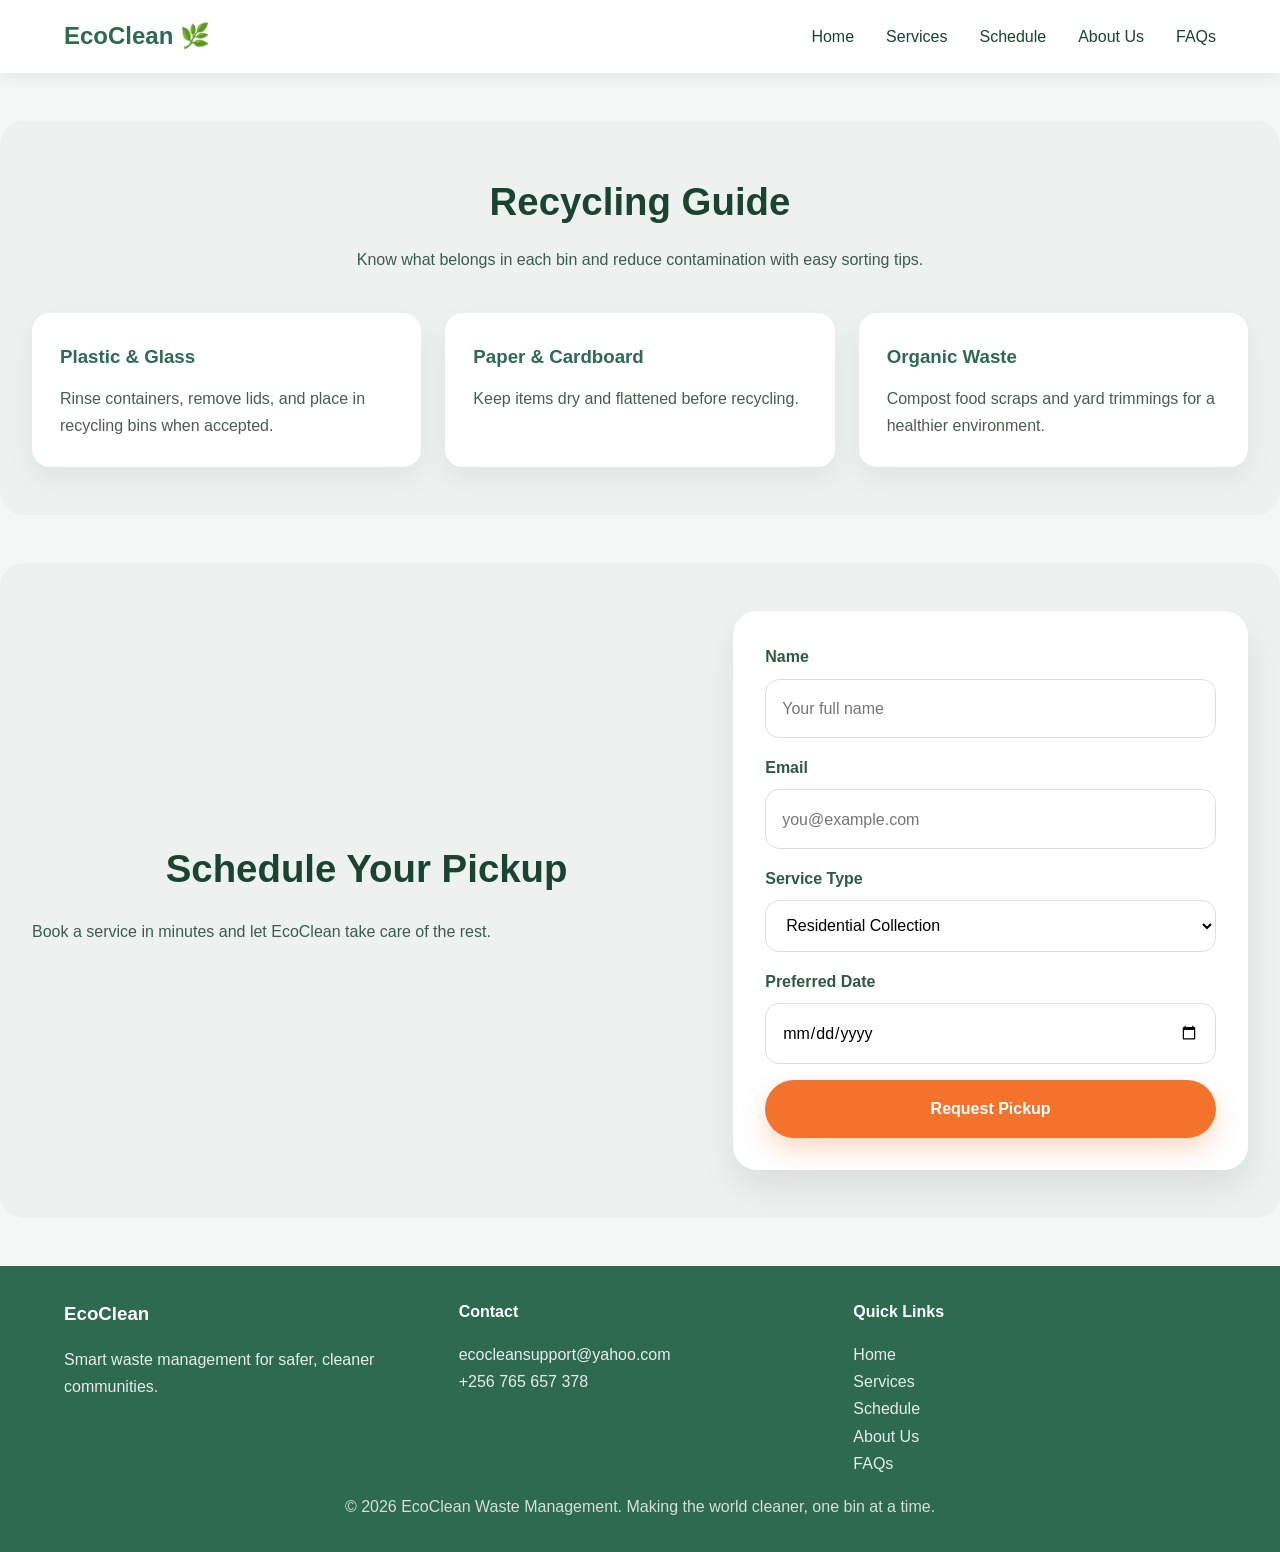
<file: root/schedule.html>
<!DOCTYPE html>
<html lang="en">
<head>
    <meta charset="UTF-8">
    <meta name="viewport" content="width=device-width, initial-scale=1.0">
    <title>EcoClean | Smart Waste Management</title>
    <meta name="description" content="EcoClean provides residential and commercial waste management, recycling services, and pickup scheduling for cleaner communities.">
    <link rel="stylesheet" href="style.css">
</head>
<body>
    <nav>
        <div class="logo">EcoClean 🌿</div>
        <ul class="nav-links">
            <li><a href="home.html">Home</a></li>
            <li><a href="services.html">Services</a></li>
            <li><a href="schedule.html">Schedule</a></li>
            <li><a href="about us.html">About Us</a></li>
            <li><a href="faq.html">FAQs</a></li>
        </ul>
    </nav>
 <section class="guide-section" id="guide">
            <h2>Recycling Guide</h2>
            <p class="section-intro">Know what belongs in each bin and reduce contamination with easy sorting tips.</p>
            <div class="guide-grid">
                <article>
                    <h3>Plastic & Glass</h3>
                    <p>Rinse containers, remove lids, and place in recycling bins when accepted.</p>
                </article>
                <article>
                    <h3>Paper & Cardboard</h3>
                    <p>Keep items dry and flattened before recycling.</p>
                </article>
                <article>
                    <h3>Organic Waste</h3>
                    <p>Compost food scraps and yard trimmings for a healthier environment.</p>
                </article>
            </div>
        </section>

        <section class="schedule-section" id="schedule">
            <div class="schedule-copy">
                <h2>Schedule Your Pickup</h2>
                <p>Book a service in minutes and let EcoClean take care of the rest.</p>
            </div>
            <form class="schedule-form">
                <div class="form-row">
                    <label for="name">Name</label>
                    <input type="text" id="name" name="name" placeholder="Your full name" required>
                </div>
                <div class="form-row">
                    <label for="email">Email</label>
                    <input type="email" id="email" name="email" placeholder="you@example.com" required>
                </div>
                <div class="form-row">
                    <label for="service">Service Type</label>
                    <select id="service" name="service">
                        <option>Residential Collection</option>
                        <option>Commercial Waste</option>
                        <option>E-Waste Disposal</option>
                        <option>Recycling Support</option>
                    </select>
                </div>
                <div class="form-row">
                    <label for="date">Preferred Date</label>
                    <input type="date" id="date" name="date" required>
                </div>
                <button type="submit" class="btn btn-cta">Request Pickup</button>
            </form>
        </section>
        <footer id="contact">
        <div class="footer-grid">
            <div>
                <h3>EcoClean</h3>
                <p>Smart waste management for safer, cleaner communities.</p>
            </div>
            <div>
                <h4>Contact</h4>
                <p>ecocleansupport@yahoo.com</p>
                <p>+256 765 657 378</p>
            </div>
            <div>
                <h4>Quick Links</h4>
                <p><a href="home.html">Home</a></p>
                <p><a href="services.html">Services</a></p>
                <p><a href="schedule.html">Schedule</a></p>
                 <p><a href="about us.html">About Us</a></p>
                <p><a href="faq.html">FAQs</a></p>
            </div>
        </div>
        <p class="footer-note">&copy; 2026 EcoClean Waste Management. Making the world cleaner, one bin at a time.</p>
    </footer>
    </body>
    </html>
</file>
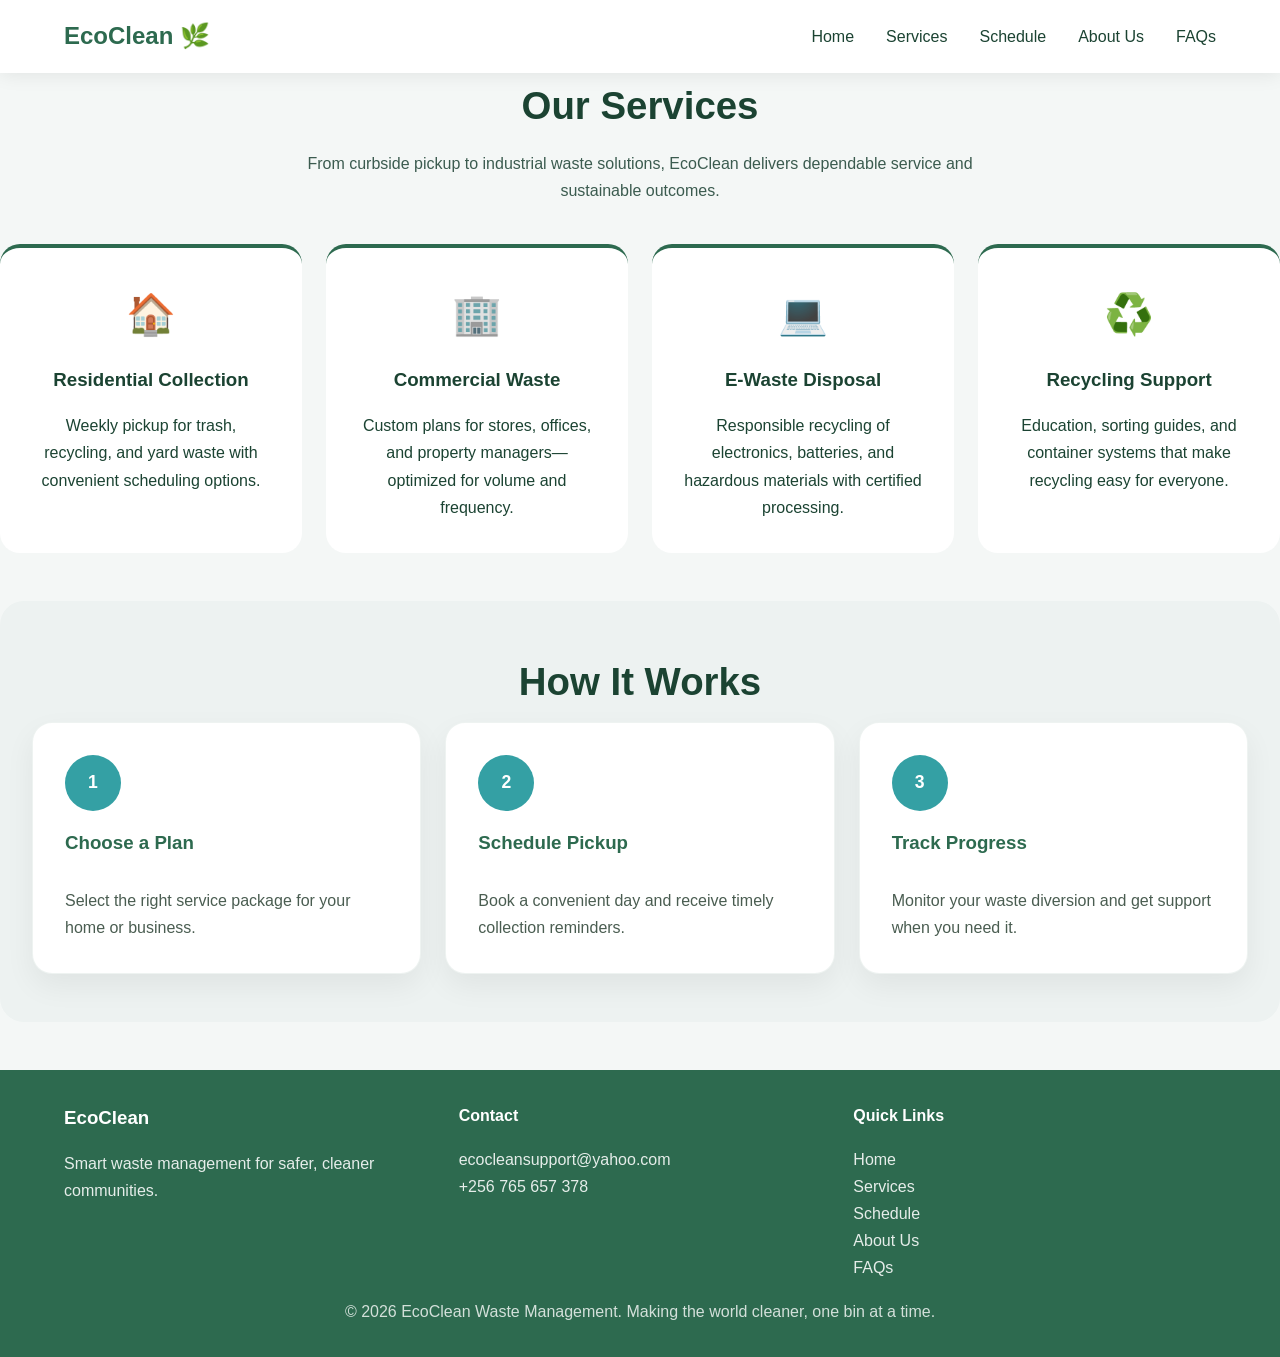
<file: root/services.html>
<!DOCTYPE html>
<html lang="en">
<head>
    <meta charset="UTF-8">
    <meta name="viewport" content="width=device-width, initial-scale=1.0">
    <title>EcoClean | Smart Waste Management</title>
    <meta name="description" content="EcoClean provides residential and commercial waste management, recycling services, and pickup scheduling for cleaner communities.">
    <link rel="stylesheet" href="style.css">
</head>
<body>
    <nav>
        <div class="logo">EcoClean 🌿</div>
        <ul class="nav-links">
            <li><a href="home.html">Home</a></li>
            <li><a href="services.html">Services</a></li>
            <li><a href="schedule.html">Schedule</a></li>
            <li><a href="about us.html">About Us</a></li>
            <li><a href="faq.html">FAQs</a></li>
        </ul>
    </nav>
<section class="services-container" id="services">
            <h2>Our Services</h2>
            <p class="section-intro">From curbside pickup to industrial waste solutions, EcoClean delivers dependable service and sustainable outcomes.</p>
            <div class="services-grid">
                <article class="service-card">
                    <div class="icon">🏠</div>
                    <h3>Residential Collection</h3>
                    <p>Weekly pickup for trash, recycling, and yard waste with convenient scheduling options.</p>
                </article>
                <article class="service-card">
                    <div class="icon">🏢</div>
                    <h3>Commercial Waste</h3>
                    <p>Custom plans for stores, offices, and property managers—optimized for volume and frequency.</p>
                </article>
                <article class="service-card">
                    <div class="icon">💻</div>
                    <h3>E-Waste Disposal</h3>
                    <p>Responsible recycling of electronics, batteries, and hazardous materials with certified processing.</p>
                </article>
                <article class="service-card">
                    <div class="icon">♻️</div>
                    <h3>Recycling Support</h3>
                    <p>Education, sorting guides, and container systems that make recycling easy for everyone.</p>
                </article>
            </div>
        </section>

        <section class="process-section">
            <h2>How It Works</h2>
            <div class="process-grid">
                <article>
                    <span>1</span>
                    <h3>Choose a Plan</h3>
                    <p>Select the right service package for your home or business.</p>
                </article>
                <article>
                    <span>2</span>
                    <h3>Schedule Pickup</h3>
                    <p>Book a convenient day and receive timely collection reminders.</p>
                </article>
                <article>
                    <span>3</span>
                    <h3>Track Progress</h3>
                    <p>Monitor your waste diversion and get support when you need it.</p>
                </article>
            </div>
        </section>
<footer id="contact">
        <div class="footer-grid">
            <div>
                <h3>EcoClean</h3>
                <p>Smart waste management for safer, cleaner communities.</p>
            </div>
            <div>
                <h4>Contact</h4>
                <p>ecocleansupport@yahoo.com</p>
                <p>+256 765 657 378</p>
            </div>
            <div>
                <h4>Quick Links</h4>
                <p><a href="home.html">Home</a></p>
                <p><a href="services.html">Services</a></p>
                <p><a href="schedule.html">Schedule</a></p>
                 <p><a href="about us.html">About Us</a></p>
                <p><a href="faq.html">FAQs</a></p>
            </div>
        </div>
        <p class="footer-note">&copy; 2026 EcoClean Waste Management. Making the world cleaner, one bin at a time.</p>
    </footer>
    </body>
    </html>
</file>
<file: style.css>
* {
    margin: 0;
    padding: 0;
    box-sizing: border-box;
    font-family: 'Segoe UI', Roboto, Helvetica, Arial, sans-serif;
}

:root {
    --primary-green: #2d6a4f;
    --secondary-blue: #34a0a4;
    --accent-orange: #f3722c;
    --light-bg: #f4f7f6;
    --text-dark: #1b4332;
    --white: #ffffff;
    --soft-gray: #edf2f1;
}

body {
    background-color: var(--light-bg);
    color: var(--text-dark);
    line-height: 1.7;
}

img {
    max-width: 100%;
    display: block;
}

a {
    color: inherit;
}

button,
input,
select {
    font: inherit;
}

nav {
    background: rgba(255,255,255,0.98);
    padding: 1rem 5%;
    display: flex;
    justify-content: space-between;
    align-items: center;
    box-shadow: 0 2px 18px rgba(0,0,0,0.08);
    position: sticky;
    top: 0;
    z-index: 1000;
}

.logo {
    font-size: 1.5rem;
    font-weight: 700;
    color: var(--primary-green);
}

.nav-links {
    list-style: none;
    display: flex;
    gap: 2rem;
}

.nav-links a {
    text-decoration: none;
    color: var(--text-dark);
    font-weight: 500;
    transition: color 0.2s ease;
}

.nav-links a:hover {
    color: var(--secondary-blue);
}

.hero {
    min-height: 85vh;
    padding: 4rem 5% 3rem;
    display: grid;
    gap: 2.5rem;
    align-items: center;
    background: linear-gradient(180deg, rgba(45,106,79,0.82), rgba(45,106,79,0.82)),
        url(picture.jpg) center/cover no-repeat;
    color: var(--white);
}

.hero-copy {
    max-width: 640px;
}

.eyebrow {
    text-transform: uppercase;
    letter-spacing: 0.2em;
    font-size: 0.8rem;
    color: rgba(255,255,255,0.85);
    margin-bottom: 1rem;
}

.hero h1 {
    font-size: clamp(2.5rem, 5vw, 4.25rem);
    line-height: 1.05;
}

.hero h1 span {
    color: var(--accent-orange);
}

.hero p {
    margin: 1.5rem 0 2rem;
    max-width: 580px;
    color: rgba(255,255,255,0.9);
    font-size: 1.05rem;
}

.hero-actions {
    display: flex;
    flex-wrap: wrap;
    gap: 1rem;
}

.btn {
    display: inline-flex;
    align-items: center;
    justify-content: center;
    padding: 0.95rem 1.75rem;
    border-radius: 999px;
    text-decoration: none;
    font-weight: 700;
    transition: transform 0.2s ease, background-color 0.2s ease, box-shadow 0.2s ease;
}

.btn-cta {
    background-color: var(--accent-orange);
    color: var(--white);
    box-shadow: 0 12px 25px rgba(243,114,44,0.25);
}

.btn-secondary {
    background: rgba(255,255,255,0.16);
    color: var(--white);
    border: 1px solid rgba(255,255,255,0.25);
}

.btn:hover {
    transform: translateY(-2px);
}

.hero-stats {
    display: grid;
    grid-template-columns: repeat(3, minmax(120px, 1fr));
    gap: 1rem;
}

.hero-stats div {
    background: rgba(255,255,255,0.12);
    padding: 1.25rem;
    border-radius: 18px;
    text-align: center;
}

.hero-stats strong {
    display: block;
    font-size: 1.75rem;
    margin-bottom: 0.4rem;
}

.hero-stats span {
    color: rgba(255,255,255,0.85);
    font-size: 0.95rem;
}

main {
    padding: 4rem 5% 2rem;
}

.intro-section {
    display: grid;
    gap: 2rem;
    margin-bottom: 3rem;
}

.intro-copy h2 {
    font-size: 2.5rem;
    margin-bottom: 1rem;
}

.intro-copy p {
    max-width: 720px;
    color: #3b5b4f;
}

.intro-cards {
    display: grid;
    grid-template-columns: repeat(auto-fit, minmax(220px, 1fr));
    gap: 1.5rem;
}

.intro-cards article,
.process-grid article,
.guide-grid article {
    background: var(--white);
    padding: 1.75rem;
    border-radius: 18px;
    box-shadow: 0 12px 30px rgba(0,0,0,0.06);
}

.intro-cards h3,
.process-grid h3,
.guide-grid h3 {
    margin-bottom: 0.75rem;
    color: var(--primary-green);
}

.section-intro {
    max-width: 720px;
    margin: 0.75rem auto 2.5rem;
    color: #3b5b4f;
    text-align: center;
}

.services-container {
    padding: 0;
}

.services-container h2,
.process-section h2,
.guide-section h2,
.schedule-section h2 {
    text-align: center;
    font-size: 2.4rem;
    margin-bottom: 0.5rem;
}

.services-grid {
    display: grid;
    grid-template-columns: repeat(auto-fit, minmax(250px, 1fr));
    gap: 1.5rem;
}

.service-card {
    background: var(--white);
    padding: 2rem;
    border-radius: 20px;
    text-align: center;
    transition: transform 0.25s ease, box-shadow 0.25s ease;
    border-top: 4px solid var(--primary-green);
}

.service-card:hover {
    transform: translateY(-8px);
    box-shadow: 0 18px 35px rgba(0,0,0,0.1);
}

.service-card .icon {
    font-size: 2.5rem;
    margin-bottom: 1rem;
}

.service-card h3 {
    margin: 1rem 0;
}

.process-section,
.guide-section,
.schedule-section {
    background: var(--soft-gray);
    padding: 3rem 2rem;
    border-radius: 24px;
    margin: 3rem 0;
}

.process-grid,
.guide-grid {
    display: grid;
    grid-template-columns: repeat(auto-fit, minmax(220px, 1fr));
    gap: 1.5rem;
}

.process-grid article {
    display: grid;
    gap: 1rem;
    padding: 2rem;
    background: var(--white);
    border-radius: 20px;
    border: 1px solid rgba(45,106,79,0.08);
}

.process-grid span {
    height: 56px;
    width: 56px;
    display: inline-grid;
    place-items: center;
    background: var(--secondary-blue);
    color: var(--white);
    font-weight: 700;
    border-radius: 50%;
    font-size: 1.1rem;
}

.guide-grid article p,
.process-grid article p {
    color: #4a5d51;
}

.schedule-section {
    display: grid;
    grid-template-columns: 1.3fr 1fr;
    gap: 2rem;
    align-items: center;
}

.schedule-copy h2 {
    margin-bottom: 1rem;
}

.schedule-copy p {
    max-width: 520px;
    color: #3b5b4f;
}

.schedule-form {
    background: var(--white);
    padding: 2rem;
    border-radius: 24px;
    box-shadow: 0 18px 35px rgba(0,0,0,0.08);
    display: grid;
    gap: 1rem;
}

.form-row {
    display: grid;
    gap: 0.5rem;
}

label {
    font-weight: 600;
    color: #2e5a44;
}

input,
select {
    width: 100%;
    padding: 0.95rem 1rem;
    border: 1px solid #d9e2df;
    border-radius: 14px;
    background: #fff;
    transition: border-color 0.2s ease, box-shadow 0.2s ease;
}

input:focus,
select:focus {
    outline: none;
    border-color: var(--secondary-blue);
    box-shadow: 0 0 0 4px rgba(52,160,164,0.12);
}

.schedule-form button {
    border: none;
    cursor: pointer;
}

footer {
    background: var(--primary-green);
    color: var(--white);
    padding: 2rem 5%;
}

.footer-grid {
    display: grid;
    grid-template-columns: repeat(auto-fit, minmax(180px, 1fr));
    gap: 2rem;
    margin-bottom: 1rem;
}

footer h3,
footer h4 {
    margin-bottom: 1rem;
    color: var(--white);
}

footer p,
footer a {
    color: rgba(255,255,255,0.88);
    text-decoration: none;
}

.footer-note {
    text-align: center;
    opacity: 0.9;
}

@media (max-width: 980px) {
    .hero {
        padding-top: 2rem;
    }

    .hero-stats {
        grid-template-columns: repeat(3, 1fr);
    }

    .schedule-section {
        grid-template-columns: 1fr;
    }
}

@media (max-width: 768px) {
    nav {
        flex-direction: column;
        align-items: stretch;
        gap: 1rem;
    }

    .nav-links {
        flex-direction: column;
        gap: 1rem;
        padding: 1rem 0;
        border-top: 1px solid rgba(0,0,0,0.08);
    }

    .hero {
        min-height: auto;
        padding: 3rem 5rem 2rem;
    }

    .hero-stats {
        grid-template-columns: 1fr;
    }

    .intro-section,
    .process-section,
    .guide-section,
    .schedule-section {
        padding: 2rem 0;
    }

    .services-grid,
    .intro-cards,
    .process-grid,
    .guide-grid {
        grid-template-columns: 1fr;
    }
}
</file>
<file: root/style.css>
* {
    margin: 0;
    padding: 0;
    box-sizing: border-box;
    font-family: 'Segoe UI', Roboto, Helvetica, Arial, sans-serif;
}

:root {
    --primary-green: #2d6a4f;
    --secondary-blue: #34a0a4;
    --accent-orange: #f3722c;
    --light-bg: #f4f7f6;
    --text-dark: #1b4332;
    --white: #ffffff;
    --soft-gray: #edf2f1;
}

body {
    background-color: var(--light-bg);
    color: var(--text-dark);
    line-height: 1.7;
}

img {
    max-width: 100%;
    display: block;
}

a {
    color: inherit;
}

button,
input,
select {
    font: inherit;
}

nav {
    background: rgba(255,255,255,0.98);
    padding: 1rem 5%;
    display: flex;
    justify-content: space-between;
    align-items: center;
    box-shadow: 0 2px 18px rgba(0,0,0,0.08);
    position: sticky;
    top: 0;
    z-index: 1000;
}

.logo {
    font-size: 1.5rem;
    font-weight: 700;
    color: var(--primary-green);
}

.nav-links {
    list-style: none;
    display: flex;
    gap: 2rem;
}

.nav-links a {
    text-decoration: none;
    color: var(--text-dark);
    font-weight: 500;
    transition: color 0.2s ease;
}

.nav-links a:hover {
    color: var(--secondary-blue);
}

.hero {
    min-height: 85vh;
    padding: 4rem 5% 3rem;
    display: grid;
    gap: 2.5rem;
    align-items: center;
    background: linear-gradient(180deg, rgba(45,106,79,0.82), rgba(45,106,79,0.82)),
        url(picture.jpg) center/cover no-repeat;
    color: var(--white);
}

.hero-copy {
    max-width: 640px;
}

.eyebrow {
    text-transform: uppercase;
    letter-spacing: 0.2em;
    font-size: 0.8rem;
    color: rgba(255,255,255,0.85);
    margin-bottom: 1rem;
}

.hero h1 {
    font-size: clamp(2.5rem, 5vw, 4.25rem);
    line-height: 1.05;
}

.hero h1 span {
    color: var(--accent-orange);
}

.hero p {
    margin: 1.5rem 0 2rem;
    max-width: 580px;
    color: rgba(255,255,255,0.9);
    font-size: 1.05rem;
}

.hero-actions {
    display: flex;
    flex-wrap: wrap;
    gap: 1rem;
}

.btn {
    display: inline-flex;
    align-items: center;
    justify-content: center;
    padding: 0.95rem 1.75rem;
    border-radius: 999px;
    text-decoration: none;
    font-weight: 700;
    transition: transform 0.2s ease, background-color 0.2s ease, box-shadow 0.2s ease;
}

.btn-cta {
    background-color: var(--accent-orange);
    color: var(--white);
    box-shadow: 0 12px 25px rgba(243,114,44,0.25);
}

.btn-secondary {
    background: rgba(255,255,255,0.16);
    color: var(--white);
    border: 1px solid rgba(255,255,255,0.25);
}

.btn:hover {
    transform: translateY(-2px);
}

.hero-stats {
    display: grid;
    grid-template-columns: repeat(3, minmax(120px, 1fr));
    gap: 1rem;
}

.hero-stats div {
    background: rgba(255,255,255,0.12);
    padding: 1.25rem;
    border-radius: 18px;
    text-align: center;
}

.hero-stats strong {
    display: block;
    font-size: 1.75rem;
    margin-bottom: 0.4rem;
}

.hero-stats span {
    color: rgba(255,255,255,0.85);
    font-size: 0.95rem;
}

main {
    padding: 4rem 5% 2rem;
}

.intro-section {
    display: grid;
    gap: 2rem;
    margin-bottom: 3rem;
}

.intro-copy h2 {
    font-size: 2.5rem;
    margin-bottom: 1rem;
}

.intro-copy p {
    max-width: 720px;
    color: #3b5b4f;
}

.intro-cards {
    display: grid;
    grid-template-columns: repeat(auto-fit, minmax(220px, 1fr));
    gap: 1.5rem;
}

.intro-cards article,
.process-grid article,
.guide-grid article {
    background: var(--white);
    padding: 1.75rem;
    border-radius: 18px;
    box-shadow: 0 12px 30px rgba(0,0,0,0.06);
}

.intro-cards h3,
.process-grid h3,
.guide-grid h3 {
    margin-bottom: 0.75rem;
    color: var(--primary-green);
}

.section-intro {
    max-width: 720px;
    margin: 0.75rem auto 2.5rem;
    color: #3b5b4f;
    text-align: center;
}

.services-container {
    padding: 0;
}

.services-container h2,
.process-section h2,
.guide-section h2,
.schedule-section h2 {
    text-align: center;
    font-size: 2.4rem;
    margin-bottom: 0.5rem;
}

.services-grid {
    display: grid;
    grid-template-columns: repeat(auto-fit, minmax(250px, 1fr));
    gap: 1.5rem;
}

.service-card {
    background: var(--white);
    padding: 2rem;
    border-radius: 20px;
    text-align: center;
    transition: transform 0.25s ease, box-shadow 0.25s ease;
    border-top: 4px solid var(--primary-green);
}

.service-card:hover {
    transform: translateY(-8px);
    box-shadow: 0 18px 35px rgba(0,0,0,0.1);
}

.service-card .icon {
    font-size: 2.5rem;
    margin-bottom: 1rem;
}

.service-card h3 {
    margin: 1rem 0;
}

.process-section,
.guide-section,
.schedule-section {
    background: var(--soft-gray);
    padding: 3rem 2rem;
    border-radius: 24px;
    margin: 3rem 0;
}

.process-grid,
.guide-grid {
    display: grid;
    grid-template-columns: repeat(auto-fit, minmax(220px, 1fr));
    gap: 1.5rem;
}

.process-grid article {
    display: grid;
    gap: 1rem;
    padding: 2rem;
    background: var(--white);
    border-radius: 20px;
    border: 1px solid rgba(45,106,79,0.08);
}

.process-grid span {
    height: 56px;
    width: 56px;
    display: inline-grid;
    place-items: center;
    background: var(--secondary-blue);
    color: var(--white);
    font-weight: 700;
    border-radius: 50%;
    font-size: 1.1rem;
}

.guide-grid article p,
.process-grid article p {
    color: #4a5d51;
}

.schedule-section {
    display: grid;
    grid-template-columns: 1.3fr 1fr;
    gap: 2rem;
    align-items: center;
}

.schedule-copy h2 {
    margin-bottom: 1rem;
}

.schedule-copy p {
    max-width: 520px;
    color: #3b5b4f;
}

.schedule-form {
    background: var(--white);
    padding: 2rem;
    border-radius: 24px;
    box-shadow: 0 18px 35px rgba(0,0,0,0.08);
    display: grid;
    gap: 1rem;
}

.form-row {
    display: grid;
    gap: 0.5rem;
}

label {
    font-weight: 600;
    color: #2e5a44;
}

input,
select {
    width: 100%;
    padding: 0.95rem 1rem;
    border: 1px solid #d9e2df;
    border-radius: 14px;
    background: #fff;
    transition: border-color 0.2s ease, box-shadow 0.2s ease;
}

input:focus,
select:focus {
    outline: none;
    border-color: var(--secondary-blue);
    box-shadow: 0 0 0 4px rgba(52,160,164,0.12);
}

.schedule-form button {
    border: none;
    cursor: pointer;
}

footer {
    background: var(--primary-green);
    color: var(--white);
    padding: 2rem 5%;
}

.footer-grid {
    display: grid;
    grid-template-columns: repeat(auto-fit, minmax(180px, 1fr));
    gap: 2rem;
    margin-bottom: 1rem;
}

footer h3,
footer h4 {
    margin-bottom: 1rem;
    color: var(--white);
}

footer p,
footer a {
    color: rgba(255,255,255,0.88);
    text-decoration: none;
}

.footer-note {
    text-align: center;
    opacity: 0.9;
}

@media (max-width: 980px) {
    .hero {
        padding-top: 2rem;
    }

    .hero-stats {
        grid-template-columns: repeat(3, 1fr);
    }

    .schedule-section {
        grid-template-columns: 1fr;
    }
}

@media (max-width: 768px) {
    nav {
        flex-direction: column;
        align-items: stretch;
        gap: 1rem;
    }

    .nav-links {
        flex-direction: column;
        gap: 1rem;
        padding: 1rem 0;
        border-top: 1px solid rgba(0,0,0,0.08);
    }

    .hero {
        min-height: auto;
        padding: 3rem 5rem 2rem;
    }

    .hero-stats {
        grid-template-columns: 1fr;
    }

    .intro-section,
    .process-section,
    .guide-section,
    .schedule-section {
        padding: 2rem 0;
    }

    .services-grid,
    .intro-cards,
    .process-grid,
    .guide-grid {
        grid-template-columns: 1fr;
    }
}
</file>
